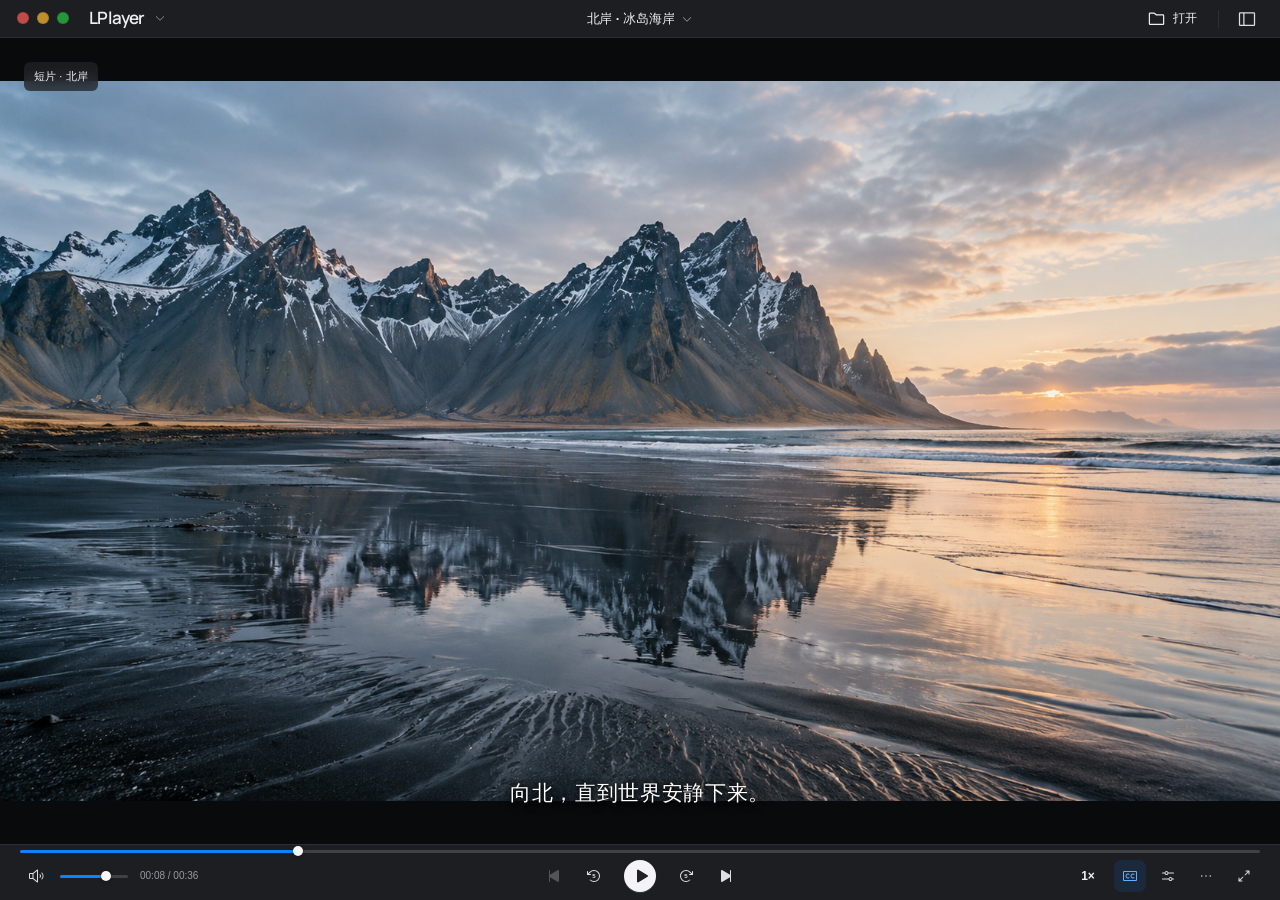
<file: prototypes/lplayer/index.html>
<!doctype html>
<html lang="zh-CN">
<head>
<meta charset="utf-8"><meta name="viewport" content="width=device-width,initial-scale=1">
<meta name="color-scheme" content="dark light"><meta name="theme-color" content="#17181b">
<title>LPlayer · 交互视觉稿</title>
<link rel="icon" href="assets/app-icon.png"><link rel="stylesheet" href="style.css"><link rel="stylesheet" href="dialogs.css"><link rel="stylesheet" href="fonts.css">
</head>
<body data-theme="dark">
<div class="app-shell" id="app">
  <header class="titlebar">
    <div class="window-left">
      <div class="traffic-lights">
        <button class="traffic close" id="close-media" disabled aria-label="关闭窗口，仅原生 App 可用" title="关闭窗口 · 网页视觉稿不模拟原生窗口操作"></button>
        <button class="traffic minimize" id="theater" disabled aria-label="最小化窗口，仅原生 App 可用" title="最小化窗口 · 网页视觉稿不模拟原生窗口操作"></button>
        <button class="traffic maximize" id="window-fullscreen" disabled aria-label="原生窗口全屏，仅原生 App 可用" title="原生窗口全屏 · 可使用播放栏全屏按钮体验浏览器全屏"></button>
      </div>
      <button class="app-name" id="app-menu-button" aria-haspopup="menu" aria-expanded="false">LPlayer<span class="icon tiny" data-icon="caret-down"></span></button>
    </div>
    <button class="document-title" id="file-info-button" aria-label="查看当前视频信息" aria-haspopup="menu"><span id="file-title">北岸 · 冰岛海岸</span><span class="icon tiny" data-icon="caret-down"></span></button>
    <div class="window-right">
      <span class="privacy-badge" id="privacy-badge" hidden><span class="icon small" data-icon="eye-slash"></span>无痕</span>
      <button class="toolbar-text" id="open-file" title="打开视频 · ⌘O"><span class="icon" data-icon="folder-simple"></span><span>打开</span></button>
      <span class="toolbar-separator"></span>
      <button class="icon-button toolbar-button" id="playlist-toggle" aria-label="打开播放列表" aria-pressed="false" title="播放列表 · T"><span class="icon" data-icon="sidebar-simple"></span></button>
    </div>
  </header>
  <main class="workspace">
    <section class="player-column" aria-label="视频播放器">
      <div class="stage" id="stage" tabindex="0" aria-label="视频画面，空格播放或暂停">
        <div class="media-frame" id="media-frame"><video id="video" preload="auto" playsinline poster="assets/coast-cinema.png" src="assets/coast-preview.mp4"></video></div>
        <div class="scene-top"><span class="scene-pill" id="scene-pill">短片 · 北岸</span><button id="reset-zoom" class="scene-pill zoom-pill" hidden>100% · 复原</button></div>
        <div id="subtitle" class="subtitle" aria-live="off"><span>向北，直到世界安静下来。</span></div>
        <button class="center-play" id="center-play" aria-label="开始播放"><span class="icon" data-icon="play-fill"></span></button>
        <div class="hud" id="hud" role="status" aria-live="polite"></div>
        <div class="empty-state" id="empty-state" hidden>
          <img class="empty-app-icon" src="assets/app-icon.png" alt="LPlayer">
          <h1>好好看一部视频。</h1><p>把视频拖到这里，或从文件中打开。</p>
          <button class="primary-button" id="empty-open"><span class="icon" data-icon="folder-simple"></span>打开视频…<kbd>⌘O</kbd></button>
          <button class="subtle-link" id="load-demo">体验演示影片<span class="icon small" data-icon="arrow-right"></span></button>
        </div>
        <div class="drop-target" id="drop-target" hidden><span class="icon" data-icon="plus"></span><strong>松开以打开视频</strong><span>文件只在当前浏览器中播放</span></div>
        <section class="quick-panel surface" id="quick-panel" hidden aria-label="快捷调节">
          <div class="panel-header"><h2>快捷调节</h2><button class="icon-button small-button" id="quick-close" aria-label="关闭快捷调节"><span class="icon small" data-icon="x"></span></button></div>
          <div class="quick-scroll">
            <div class="quick-group"><div class="group-label">播放</div>
              <div class="quick-row" data-qrow="speed" tabindex="0"><label for="quick-speed">播放速度</label><select id="quick-speed" aria-label="快捷调节播放速度"><option value="1">1× 正常</option></select></div>
              <div class="quick-row" data-qrow="volume" tabindex="0"><label for="quick-volume">音量</label><div class="quick-slider"><input id="quick-volume" type="range" min="0" max="100" value="70" aria-label="快捷调节音量"><output id="quick-volume-value">70%</output></div></div>
            </div>
            <div class="quick-group"><div class="group-label">画面</div>
              <div class="quick-row" data-qrow="zoom" tabindex="0"><label for="quick-zoom">缩放</label><div class="quick-slider"><input id="quick-zoom" type="range" min="100" max="500" step="25" value="100" aria-label="画面缩放" title="画面缩放 · 2 / 3 缩小 / 放大 · 兼容 - / = / + · 每次 25% · 1 / 0 / ⌘0 复原"><output id="quick-zoom-value">适应</output></div></div>
              <div class="quick-row quick-native-row" data-qrow="sensitivity" tabindex="0" aria-disabled="true" title="双指移动画面与拖动灵敏度仅在原生 App 中实现"><span>拖动灵敏度</span><span class="quick-native">仅原生</span></div>
            </div>
            <div class="quick-group"><div class="group-label">字幕与音轨</div>
              <div class="quick-row" data-qrow="subtitles" tabindex="0"><label for="quick-subtitles">显示字幕</label><input id="quick-subtitles" class="switch" type="checkbox" role="switch" checked></div>
              <div class="quick-row" data-qrow="delay" tabindex="0"><span>字幕时间</span><div class="stepper"><button id="delay-minus" aria-label="字幕提前0.1秒">−</button><output id="delay-value">0.0 s</output><button id="delay-plus" aria-label="字幕延后0.1秒">+</button></div></div>
              <div class="quick-row quick-native-row" data-qrow="audio" tabindex="0" aria-disabled="true" title="音轨选择使用原生播放内核；网页演示片为静音素材"><span>音轨</span><span class="quick-native">仅原生</span></div>
              <div class="quick-row" data-qrow="track" tabindex="0"><label for="quick-track">字幕轨道</label><select id="quick-track" aria-label="演示字幕轨道"><option value="zh">简体中文</option><option value="en">English</option></select></div>
            </div>
            <div class="quick-group"><div class="group-label">应用与文件</div>
              <div class="quick-row" data-qrow="hand" tabindex="0"><label for="quick-hand">单手布局</label><select id="quick-hand" aria-label="单手布局"><option value="left">左手</option><option value="right">右手</option></select></div>
              <div class="quick-row" data-qrow="private" tabindex="0" title="HTML 仅演示无痕标识，不保存观看历史"><label for="quick-private">无痕播放</label><input id="quick-private" class="switch" type="checkbox" role="switch"></div>
              <div class="quick-row" data-qrow="open" tabindex="0"><span>打开视频</span><button id="quick-open" class="quick-action">选择…</button></div>
              <div class="quick-row quick-native-row" data-qrow="folder" tabindex="0" aria-disabled="true" title="文件夹授权与持久访问仅在原生 App 中实现"><span>文件夹授权</span><span class="quick-native">仅原生</span></div>
              <div class="quick-row" data-qrow="playlist" tabindex="0"><span>播放列表</span><button id="quick-list" class="quick-action">打开</button></div>
              <div class="quick-row quick-native-row" data-qrow="language" tabindex="0" aria-disabled="true" title="HTML 视觉稿仅提供中文界面；原生 App 支持中英切换"><span>界面语言</span><span class="quick-native">中文 · 仅原生切换</span></div>
              <div class="quick-row" data-qrow="shortcuts" tabindex="0"><span>快捷键设置</span><button id="quick-shortcuts" class="quick-action" title="查看默认键位；自定义录制仅原生支持">查看…</button></div>
            </div>
          </div>
          <div class="quick-bottom"><span id="quick-keyhint"><kbd>W/S</kbd> 选择 <kbd>A/D</kbd> 调整</span><button id="quick-settings" class="subtle-link" data-qrow="settings">设置…<span class="icon small" data-icon="gear-six"></span></button></div>
        </section>
      </div>
      <footer class="transport" id="transport">
        <div class="timeline-wrap"><div class="timeline-track"><div class="seek-preview surface" id="seek-preview" hidden><img src="assets/coast-cinema.png" alt="进度预览"><span id="seek-preview-time">00:00</span></div><input id="seek" class="timeline" type="range" min="0" max="36" step="0.05" value="8" aria-label="播放进度"></div></div>
        <div class="control-row">
          <div class="controls-leading"><button class="icon-button" id="mute" aria-label="静音" title="静音"><span class="icon" data-icon="speaker-high"></span></button><input id="volume" class="volume-slider" type="range" min="0" max="100" value="70" aria-label="音量"><output id="current-time" class="playback-time"><span class="time-current">00:08</span><span class="time-total"> / 00:36</span></output></div>
          <div class="playback-controls">
            <button class="icon-button skip-button" id="previous" aria-label="上一个视频" title="上一个视频"><span class="icon small" data-icon="skip-back-fill"></span></button>
            <button class="icon-button seek-button" id="rewind" aria-label="后退5秒" title="后退5秒 · A"><span class="icon" data-icon="arrow-counter-clockwise"></span><span class="seek-number">5</span></button>
            <button class="play-button" id="play" aria-label="播放" title="播放 · Space"><span class="icon" data-icon="play-fill"></span></button>
            <button class="icon-button seek-button forward" id="forward" aria-label="前进5秒" title="前进5秒 · D"><span class="icon" data-icon="arrow-counter-clockwise"></span><span class="seek-number">5</span></button>
            <button class="icon-button skip-button" id="next" aria-label="下一个视频" title="下一个视频"><span class="icon small" data-icon="skip-forward-fill"></span></button>
          </div>
          <div class="controls-trailing">
            <button class="speed-button" id="speed-button" aria-label="播放速度，打开快捷面板首行" aria-controls="quick-panel" aria-expanded="false">1×</button>
            <button class="icon-button caption-button active" id="captions-button" aria-label="隐藏字幕" aria-pressed="true" title="显示 / 隐藏字幕 · G"><span class="icon" data-icon="closed-captioning"></span></button>
            <button class="icon-button" id="quick-toggle" aria-label="打开快捷调节" aria-expanded="false" title="快捷调节 · C"><span class="icon" data-icon="sliders-horizontal"></span></button>
            <button class="icon-button" id="more-button" aria-label="更多操作" aria-haspopup="menu"><span class="icon" data-icon="dots-three"></span></button>
            <button class="icon-button" id="fullscreen" aria-label="进入全屏" title="全屏 · F"><span class="icon" data-icon="arrows-out-simple"></span></button>
          </div>
        </div>
      </footer>
    </section>
    <aside class="playlist" id="playlist" aria-label="播放列表" hidden>
      <div class="playlist-header"><div><h2>播放列表</h2><p><span id="queue-count">5</span> 个片段<span class="meta-dot">·</span><span id="queue-current">正在播放 1</span></p></div><div class="view-switch" role="group" aria-label="列表显示方式"><button id="compact-view" class="selected" aria-label="紧凑列表" aria-pressed="true"><span class="icon small" data-icon="list-bullets"></span></button><button id="gallery-view" aria-label="大图浏览" aria-pressed="false"><span class="icon small" data-icon="grid-four"></span></button></div></div>
      <div class="folder-label"><span class="icon small" data-icon="folder-simple"></span><span id="folder-label">北岸 · 演示影片</span><button class="icon-button small-button" id="add-files" aria-label="添加视频"><span class="icon small" data-icon="plus"></span></button></div>
      <div class="queue-list" id="queue-list" role="listbox" aria-label="视频列表" tabindex="0"></div>
      <div class="selection-preview" id="selection-preview" hidden><span class="eyebrow">已选择</span><div><strong id="selection-name"></strong><button class="mini-play" id="play-selected" aria-label="播放选中视频"><span class="icon small" data-icon="play-fill"></span>播放</button></div></div>
      <div class="playlist-footer"><span id="playlist-keyhint"><kbd>W/S</kbd> / ↑↓ 选择 · <kbd>↵</kbd> 播放</span><span id="playlist-close-hint"><kbd>T</kbd> / <kbd>Esc</kbd> 收起</span><button class="subtle-link" id="help-button" title="快捷键 · V"><span class="icon small" data-icon="keyboard"></span>快捷键</button></div>
    </aside>
  </main>
  <div class="menu surface" id="speed-menu" role="menu" aria-label="倍速选择" hidden><div class="menu-heading">播放速度</div><div id="speed-options"></div><div class="menu-hint">Q/E 调节 · R 恢复</div></div>
  <div class="menu surface" id="captions-menu" role="menu" aria-label="字幕与音轨选择" hidden><div class="menu-heading">字幕</div><button data-subtitle="zh" role="menuitemradio">简体中文<span class="menu-check icon small" data-icon="check"></span></button><button data-subtitle="en" role="menuitemradio">English<span class="menu-check icon small" data-icon="check"></span></button><button data-subtitle="off" role="menuitemradio">关闭字幕<span class="menu-check icon small" data-icon="check"></span></button><div class="menu-divider"></div><div class="menu-heading">音轨</div><span class="menu-static">内置演示影片无音轨</span></div>
  <div class="menu surface" id="more-menu" role="menu" aria-label="更多操作" hidden><button id="settings-menu" role="menuitem"><span class="icon small" data-icon="gear-six"></span>设置…<kbd>⌘,</kbd></button><button id="shortcut-menu" role="menuitem"><span class="icon small" data-icon="keyboard"></span>快捷键<kbd data-help-shortcut>V</kbd></button><button id="speed-control-menu" role="menuitem" hidden><span class="icon small" data-icon="sliders-horizontal"></span>播放速度…</button><button id="quick-menu" role="menuitem" hidden><span class="icon small" data-icon="sliders-horizontal"></span>快捷调节…<kbd data-panel-shortcut>C</kbd></button><button id="fullscreen-menu" role="menuitem" hidden><span class="icon small" data-icon="arrows-out-simple"></span>切换全屏</button><button id="tracks-menu" role="menuitem"><span class="icon small" data-icon="closed-captioning"></span>字幕与音轨…</button><div class="menu-divider"></div><button id="private-menu" role="menuitemcheckbox" aria-checked="false"><span class="icon small" data-icon="eye-slash"></span>无痕播放<span class="menu-check icon small" data-icon="check"></span></button><button id="empty-menu" role="menuitem"><span class="icon small" data-icon="x"></span>关闭视频</button></div>
  <div class="menu surface" id="app-menu" role="menu" aria-label="LPlayer 菜单" hidden><div class="app-menu-brand"><img src="assets/app-icon.png" alt=""><div><strong>LPlayer</strong><span>macOS 界面视觉稿</span></div></div><div class="menu-divider"></div><button id="app-settings" role="menuitem">设置…<kbd>⌘,</kbd></button><button id="app-demo" role="menuitem">打开演示影片</button><button id="app-help" role="menuitem">快捷键帮助<kbd data-help-shortcut>V</kbd></button></div>
  <div class="menu surface file-info" id="file-info" hidden><div class="menu-heading">当前影片</div><strong id="info-name">北岸 · 冰岛海岸.mp4</strong><span id="info-details">1280 × 720 · 25 fps · 00:36</span><div class="menu-divider"></div><span class="menu-static">演示画面由 AI 静帧制成，可打开本地视频体验。</span></div>
  <input type="file" id="file-input" accept="video/*,.mkv,.mov,.mp4,.webm,.m4v" multiple hidden>
  <div class="toast" id="toast" role="status" aria-live="polite"></div>
</div>
<script src="dialogs.js"></script><script src="app.js"></script>
</body></html>
</file>
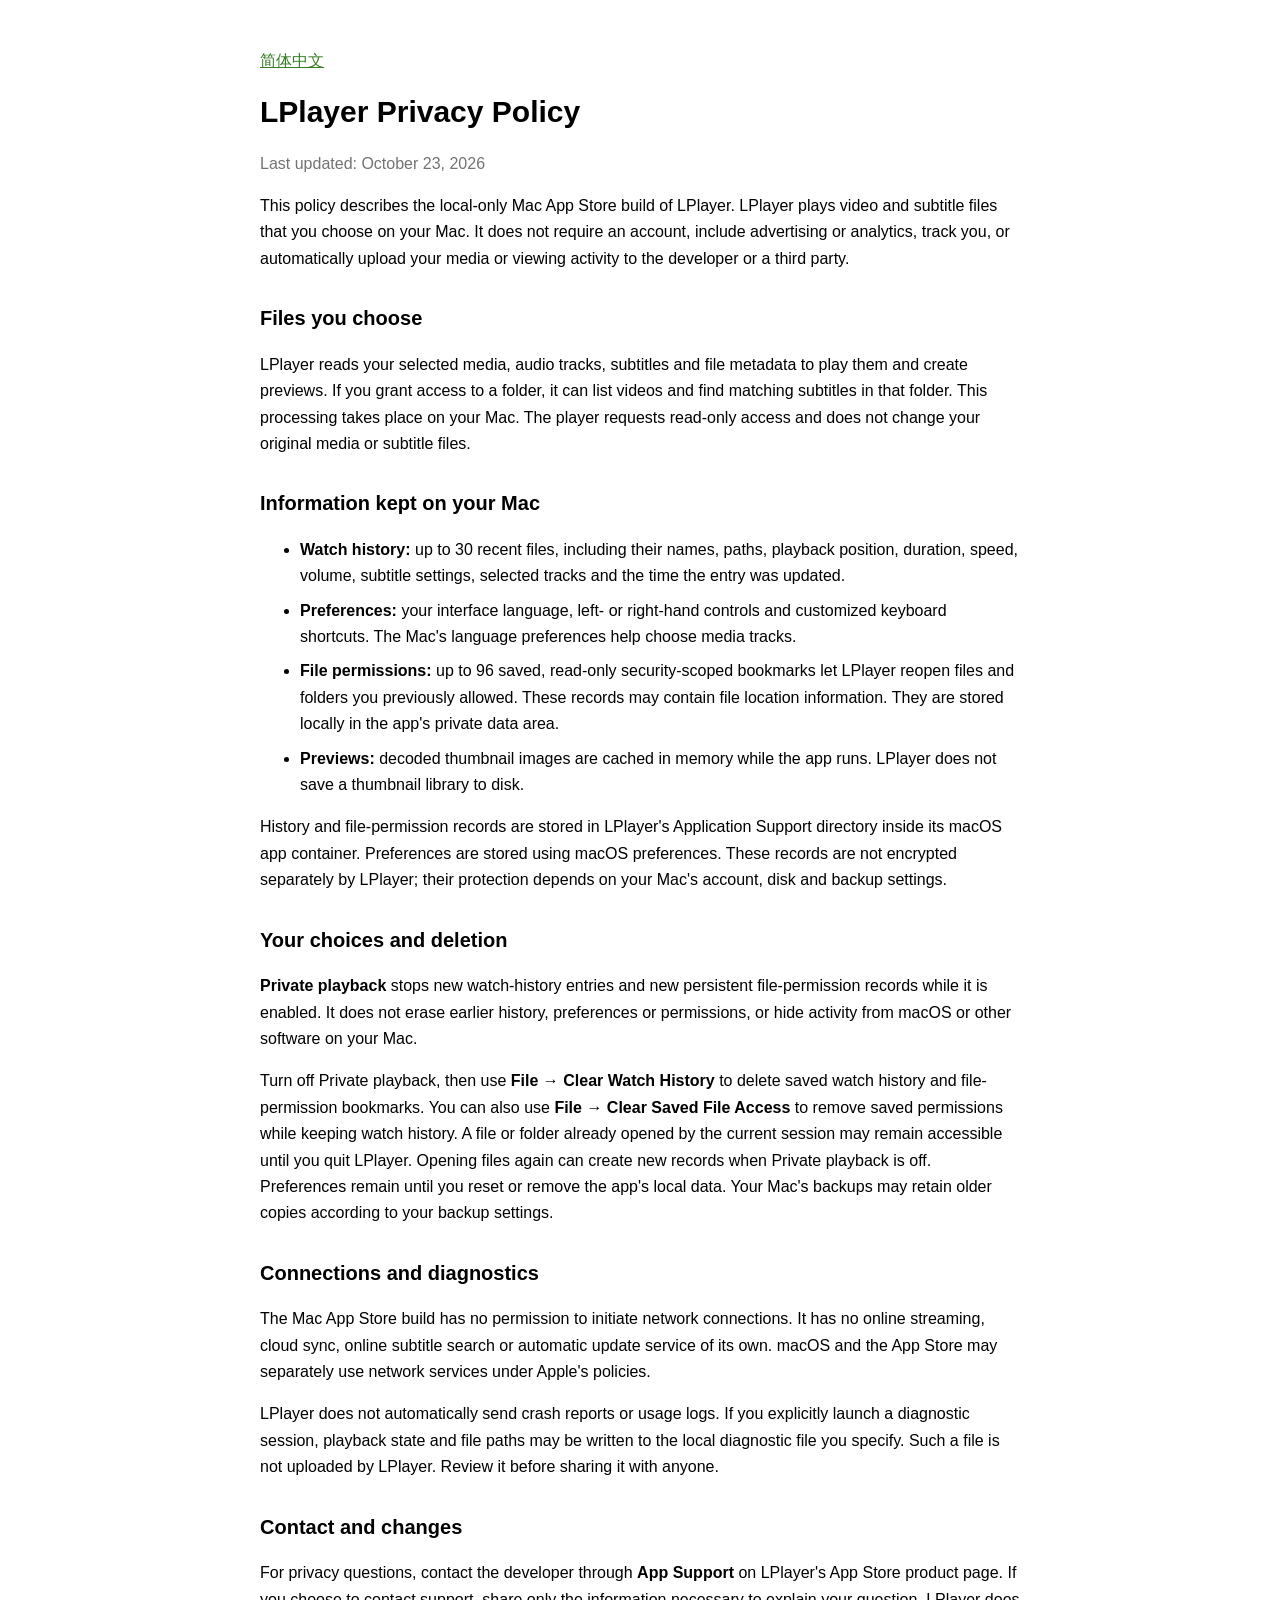
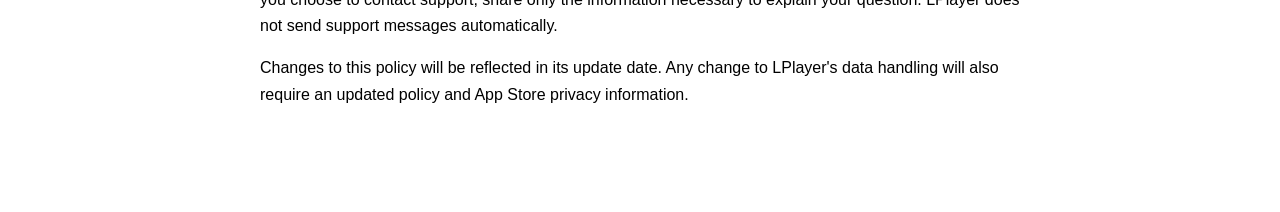
<file: Resources/PrivacyPolicy.en.html>
<!doctype html>
<html lang="en">
<head>
  <meta charset="utf-8">
  <meta name="viewport" content="width=device-width, initial-scale=1">
  <meta name="color-scheme" content="light dark">
  <title>LPlayer Privacy Policy</title>
  <style>
    :root { font-family: -apple-system, BlinkMacSystemFont, "Helvetica Neue", sans-serif; color-scheme: light dark; }
    body { max-width: 760px; margin: 48px auto; padding: 0 24px 40px; line-height: 1.65; }
    h1 { font-size: 30px; line-height: 1.2; } h2 { margin-top: 30px; font-size: 20px; }
    .date { color: #737373; } a { color: #397e29; } li { margin: 8px 0; }
    @media (prefers-color-scheme: dark) { a { color: #b0e874; } .date { color: #aaa; } }
  </style>
</head>
<body>
  <main>
    <nav aria-label="Language"><a href="PrivacyPolicy.zh-Hans.html" lang="zh-Hans">简体中文</a></nav>
    <h1>LPlayer Privacy Policy</h1>
    <p class="date">Last updated: October 23, 2026</p>
    <p>This policy describes the local-only Mac App Store build of LPlayer. LPlayer plays video and subtitle files that you choose on your Mac. It does not require an account, include advertising or analytics, track you, or automatically upload your media or viewing activity to the developer or a third party.</p>
    <h2>Files you choose</h2>
    <p>LPlayer reads your selected media, audio tracks, subtitles and file metadata to play them and create previews. If you grant access to a folder, it can list videos and find matching subtitles in that folder. This processing takes place on your Mac. The player requests read-only access and does not change your original media or subtitle files.</p>
    <h2>Information kept on your Mac</h2>
    <ul>
      <li><strong>Watch history:</strong> up to 30 recent files, including their names, paths, playback position, duration, speed, volume, subtitle settings, selected tracks and the time the entry was updated.</li>
      <li><strong>Preferences:</strong> your interface language, left- or right-hand controls and customized keyboard shortcuts. The Mac's language preferences help choose media tracks.</li>
      <li><strong>File permissions:</strong> up to 96 saved, read-only security-scoped bookmarks let LPlayer reopen files and folders you previously allowed. These records may contain file location information. They are stored locally in the app's private data area.</li>
      <li><strong>Previews:</strong> decoded thumbnail images are cached in memory while the app runs. LPlayer does not save a thumbnail library to disk.</li>
    </ul>
    <p>History and file-permission records are stored in LPlayer's Application Support directory inside its macOS app container. Preferences are stored using macOS preferences. These records are not encrypted separately by LPlayer; their protection depends on your Mac's account, disk and backup settings.</p>
    <h2>Your choices and deletion</h2>
    <p><strong>Private playback</strong> stops new watch-history entries and new persistent file-permission records while it is enabled. It does not erase earlier history, preferences or permissions, or hide activity from macOS or other software on your Mac.</p>
    <p>Turn off Private playback, then use <strong>File → Clear Watch History</strong> to delete saved watch history and file-permission bookmarks. You can also use <strong>File → Clear Saved File Access</strong> to remove saved permissions while keeping watch history. A file or folder already opened by the current session may remain accessible until you quit LPlayer. Opening files again can create new records when Private playback is off. Preferences remain until you reset or remove the app's local data. Your Mac's backups may retain older copies according to your backup settings.</p>
    <h2>Connections and diagnostics</h2>
    <p>The Mac App Store build has no permission to initiate network connections. It has no online streaming, cloud sync, online subtitle search or automatic update service of its own. macOS and the App Store may separately use network services under Apple's policies.</p>
    <p>LPlayer does not automatically send crash reports or usage logs. If you explicitly launch a diagnostic session, playback state and file paths may be written to the local diagnostic file you specify. Such a file is not uploaded by LPlayer. Review it before sharing it with anyone.</p>
    <h2>Contact and changes</h2>
    <p>For privacy questions, contact the developer through <strong>App Support</strong> on LPlayer's App Store product page. If you choose to contact support, share only the information necessary to explain your question. LPlayer does not send support messages automatically.</p>
    <p>Changes to this policy will be reflected in its update date. Any change to LPlayer's data handling will also require an updated policy and App Store privacy information.</p>
  </main>
</body>
</html>
</file>
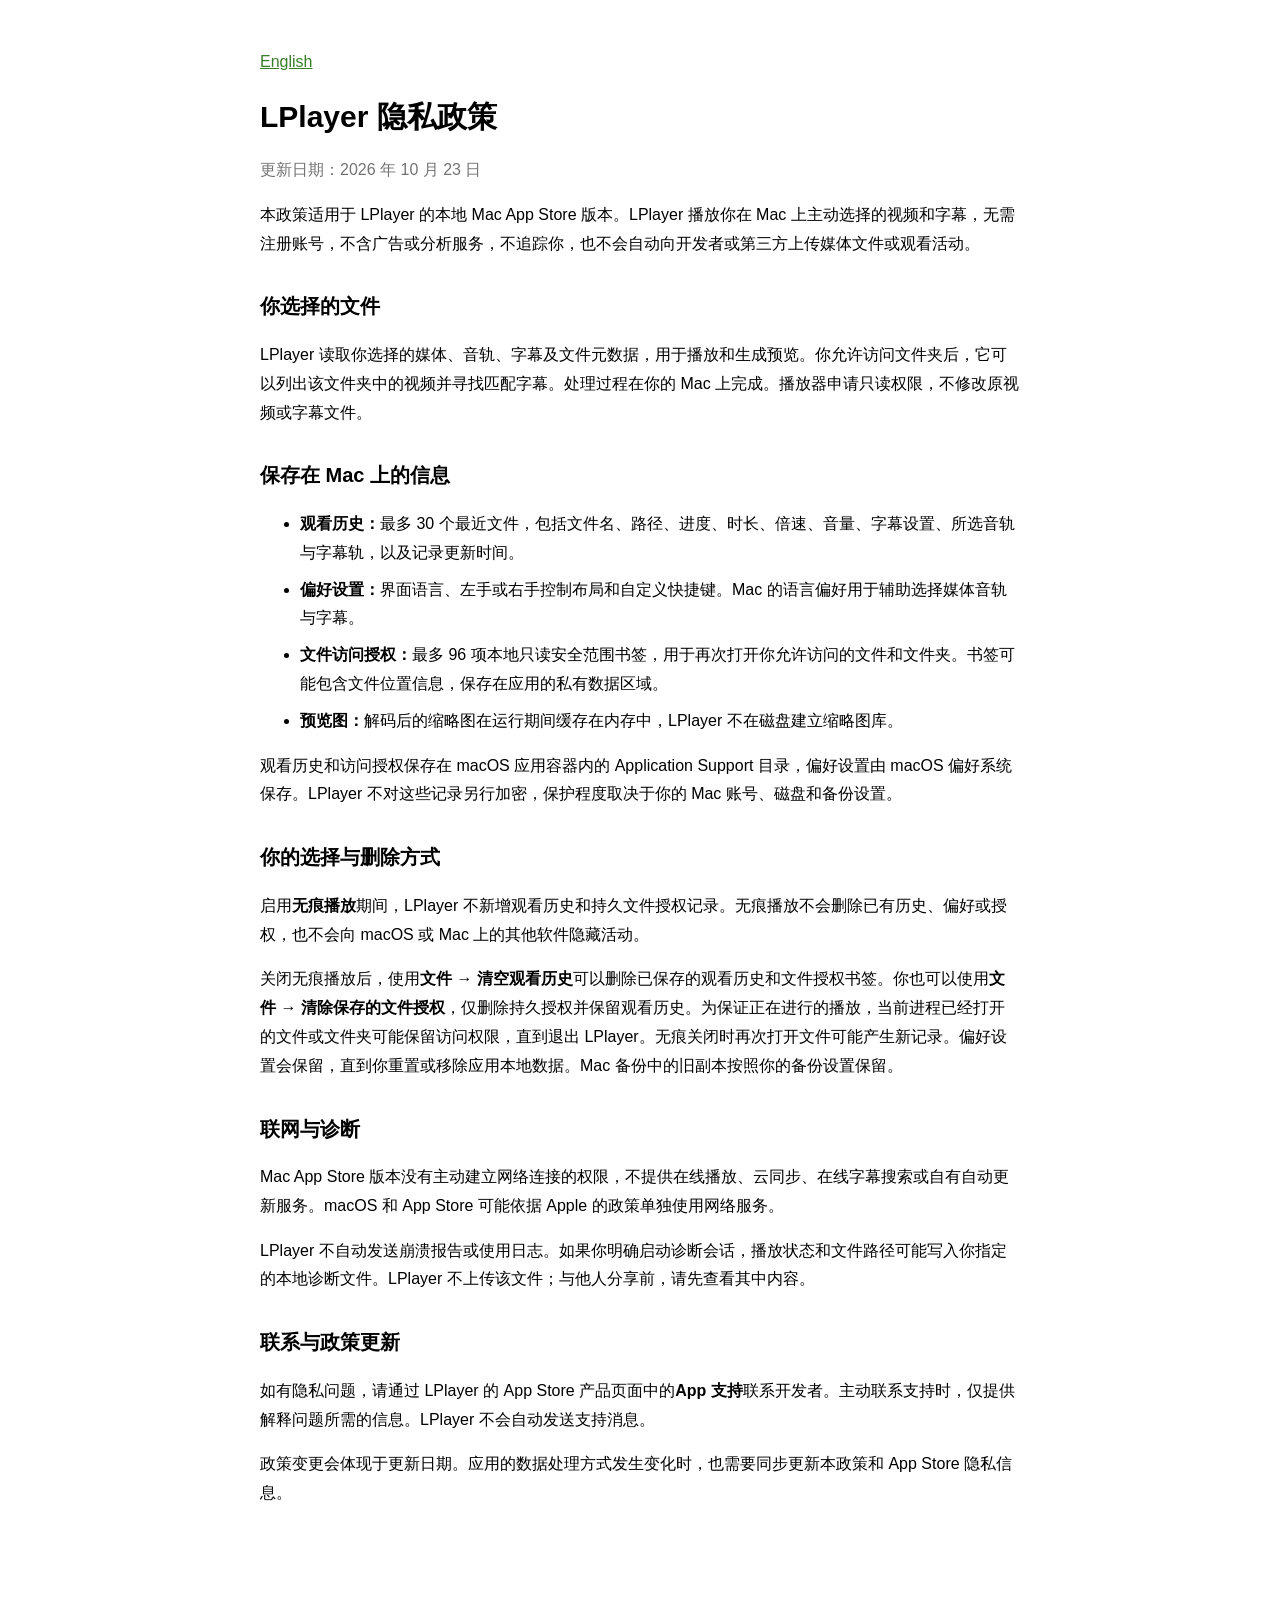
<file: Resources/PrivacyPolicy.zh-Hans.html>
<!doctype html>
<html lang="zh-Hans">
<head>
  <meta charset="utf-8">
  <meta name="viewport" content="width=device-width, initial-scale=1">
  <meta name="color-scheme" content="light dark">
  <title>LPlayer 隐私政策</title>
  <style>
    :root { font-family: -apple-system, BlinkMacSystemFont, "PingFang SC", sans-serif; color-scheme: light dark; }
    body { max-width: 760px; margin: 48px auto; padding: 0 24px 40px; line-height: 1.8; }
    h1 { font-size: 30px; line-height: 1.3; } h2 { margin-top: 30px; font-size: 20px; }
    .date { color: #737373; } a { color: #397e29; } li { margin: 8px 0; }
    @media (prefers-color-scheme: dark) { a { color: #b0e874; } .date { color: #aaa; } }
  </style>
</head>
<body>
  <main>
    <nav aria-label="语言"><a href="PrivacyPolicy.en.html" lang="en">English</a></nav>
    <h1>LPlayer 隐私政策</h1>
    <p class="date">更新日期：2026 年 10 月 23 日</p>
    <p>本政策适用于 LPlayer 的本地 Mac App Store 版本。LPlayer 播放你在 Mac 上主动选择的视频和字幕，无需注册账号，不含广告或分析服务，不追踪你，也不会自动向开发者或第三方上传媒体文件或观看活动。</p>
    <h2>你选择的文件</h2>
    <p>LPlayer 读取你选择的媒体、音轨、字幕及文件元数据，用于播放和生成预览。你允许访问文件夹后，它可以列出该文件夹中的视频并寻找匹配字幕。处理过程在你的 Mac 上完成。播放器申请只读权限，不修改原视频或字幕文件。</p>
    <h2>保存在 Mac 上的信息</h2>
    <ul>
      <li><strong>观看历史：</strong>最多 30 个最近文件，包括文件名、路径、进度、时长、倍速、音量、字幕设置、所选音轨与字幕轨，以及记录更新时间。</li>
      <li><strong>偏好设置：</strong>界面语言、左手或右手控制布局和自定义快捷键。Mac 的语言偏好用于辅助选择媒体音轨与字幕。</li>
      <li><strong>文件访问授权：</strong>最多 96 项本地只读安全范围书签，用于再次打开你允许访问的文件和文件夹。书签可能包含文件位置信息，保存在应用的私有数据区域。</li>
      <li><strong>预览图：</strong>解码后的缩略图在运行期间缓存在内存中，LPlayer 不在磁盘建立缩略图库。</li>
    </ul>
    <p>观看历史和访问授权保存在 macOS 应用容器内的 Application Support 目录，偏好设置由 macOS 偏好系统保存。LPlayer 不对这些记录另行加密，保护程度取决于你的 Mac 账号、磁盘和备份设置。</p>
    <h2>你的选择与删除方式</h2>
    <p>启用<strong>无痕播放</strong>期间，LPlayer 不新增观看历史和持久文件授权记录。无痕播放不会删除已有历史、偏好或授权，也不会向 macOS 或 Mac 上的其他软件隐藏活动。</p>
    <p>关闭无痕播放后，使用<strong>文件 → 清空观看历史</strong>可以删除已保存的观看历史和文件授权书签。你也可以使用<strong>文件 → 清除保存的文件授权</strong>，仅删除持久授权并保留观看历史。为保证正在进行的播放，当前进程已经打开的文件或文件夹可能保留访问权限，直到退出 LPlayer。无痕关闭时再次打开文件可能产生新记录。偏好设置会保留，直到你重置或移除应用本地数据。Mac 备份中的旧副本按照你的备份设置保留。</p>
    <h2>联网与诊断</h2>
    <p>Mac App Store 版本没有主动建立网络连接的权限，不提供在线播放、云同步、在线字幕搜索或自有自动更新服务。macOS 和 App Store 可能依据 Apple 的政策单独使用网络服务。</p>
    <p>LPlayer 不自动发送崩溃报告或使用日志。如果你明确启动诊断会话，播放状态和文件路径可能写入你指定的本地诊断文件。LPlayer 不上传该文件；与他人分享前，请先查看其中内容。</p>
    <h2>联系与政策更新</h2>
    <p>如有隐私问题，请通过 LPlayer 的 App Store 产品页面中的<strong>App 支持</strong>联系开发者。主动联系支持时，仅提供解释问题所需的信息。LPlayer 不会自动发送支持消息。</p>
    <p>政策变更会体现于更新日期。应用的数据处理方式发生变化时，也需要同步更新本政策和 App Store 隐私信息。</p>
  </main>
</body>
</html>
</file>
<file: prototypes/lplayer/style.css>
:root{font-family:-apple-system,BlinkMacSystemFont,"SF Pro Text","Helvetica Neue","PingFang SC",sans-serif;color-scheme:dark;--bg:#141517;--titlebar-height:38px;--transport-height:56px;--chrome:#1d1e21;--playback-overlay:rgba(34,35,39,.72);--transport-overlay:rgba(34,35,39,.48);--surface:var(--playback-overlay);--surface-secondary:#d2d3db;--sidebar:#202124;--text:#f0f0f2;--secondary:#999aA3;--line:rgba(255,255,255,.075);--hover:rgba(255,255,255,.075);--blue:#0a84ff;--focus:#58a5ff;--shadow:0 16px 60px #0007}
*{box-sizing:border-box}html,body{margin:0;width:100%;height:100%;overflow:hidden}body{background:var(--bg);color:var(--text);font-size:13px;-webkit-font-smoothing:antialiased}button,input,select{font:inherit}button{border:0;cursor:pointer;color:inherit;background:none;-webkit-tap-highlight-color:transparent}button:disabled{opacity:.28;cursor:default}button:focus-visible,input:focus-visible,select:focus-visible,[tabindex]:focus-visible{outline:3px solid var(--focus);outline-offset:3px}button,input,select{touch-action:manipulation}button:focus:not(:focus-visible){outline:none}[hidden]{display:none!important}h1,h2,p{margin:0}kbd{font-family:inherit;font-size:11px;font-weight:400;color:var(--secondary);white-space:nowrap}.icon{display:inline-block;width:20px;height:20px;background:currentColor;mask:var(--icon) center/contain no-repeat;-webkit-mask:var(--icon) center/contain no-repeat;flex-shrink:0;pointer-events:none}.icon.small{width:17px;height:17px}.icon.tiny{width:12px;height:12px}.app-shell{height:100dvh;display:flex;flex-direction:column;overflow:hidden;background:var(--bg)}.titlebar{height:var(--titlebar-height);flex-shrink:0;display:grid;grid-template-columns:1fr minmax(0,1.6fr) 1fr;align-items:center;position:relative;z-index:15;background:var(--chrome);border-bottom:1px solid var(--line);padding:0 17px;user-select:none}.window-left,.window-right{display:flex;align-items:center;gap:17px;min-width:0}.window-right{justify-content:flex-end;gap:12px}.traffic-lights{display:flex;align-items:center;gap:8px}.traffic{width:12px;height:12px;border-radius:50%;padding:0;box-shadow:inset 0 0 0 1px #0002;transition:filter .15s}.traffic:hover{filter:brightness(1.15)}.traffic.close{background:#ff5f57}.traffic.minimize{background:#febc2e}.traffic.maximize{background:#28c840}.app-name{font-size:13px;font-weight:650;display:flex;align-items:center;gap:7px;padding:6px 4px;letter-spacing:-.2px}.app-name .icon{opacity:.5}.document-title{justify-self:center;min-width:0;max-width:100%;display:flex;align-items:center;gap:7px;padding:8px 12px;border-radius:7px;font-size:13px;font-weight:550;letter-spacing:-.1px}.document-title:hover{background:var(--hover)}.document-title #file-title{overflow:hidden;text-overflow:ellipsis;white-space:nowrap}.document-title .icon{color:var(--secondary)}.toolbar-text{display:flex;align-items:center;gap:7px;padding:7px 8px;border-radius:6px;font-size:12px}.toolbar-text:hover{background:var(--hover)}.toolbar-text .icon{width:19px;height:19px}.toolbar-separator{height:18px;width:1px;background:var(--line);margin:0 0 0 1px}.icon-button{width:32px;height:32px;border-radius:7px;display:inline-flex;align-items:center;justify-content:center;flex-shrink:0;color:#dedee3;position:relative;transition:background .16s,color .16s}.icon-button:hover{background:var(--hover);color:#fff}.icon-button.active{color:#64aeff;background:rgba(10,132,255,.12)}.toolbar-button{width:32px;height:28px}.small-button{width:26px;height:26px}.privacy-badge{display:flex;align-items:center;gap:5px;color:var(--secondary);font-size:11px}.workspace{flex:1;display:flex;min-height:0}.player-column{display:flex;flex-direction:column;min-width:0;flex:1;background:#090a0c}.stage{flex:1;min-height:0;position:relative;overflow:hidden;display:flex;align-items:center;justify-content:center;background:#090a0b;isolation:isolate;outline:none!important}.media-frame{position:absolute;inset:0;overflow:hidden;transition:transform .25s ease}.media-frame video{height:100%;width:100%;display:block;object-fit:contain;background:#090a0b;transition:transform .28s ease}.stage .scene-top{position:absolute;left:24px;right:24px;top:24px;display:flex;justify-content:space-between;align-items:center;pointer-events:none;transition:opacity .3s}.scene-pill{display:flex;align-items:center;padding:7px 10px;border-radius:6px;color:#f5f5f7;background:var(--playback-overlay);font-size:11px;backdrop-filter:blur(8px);-webkit-backdrop-filter:blur(8px);font-weight:450;letter-spacing:.1px}.zoom-pill{pointer-events:auto;color:#f5f5f7}.stage.playing:not(:hover) .scene-top{opacity:0}.subtitle{position:absolute;bottom:35px;width:calc(100% - 64px);left:32px;text-align:center;pointer-events:none;transition:width .2s,left .2s;font-size:clamp(16px,1.65vw,23px);font-weight:500;line-height:1.45;letter-spacing:.03em;color:#fff;text-shadow:0 1px 4px #000,0 1px 12px #000b}.subtitle span{display:inline;padding:2px 5px;background:#0001;box-decoration-break:clone}.stage.quick-open .subtitle{width:calc(100% - 410px);left:24px;font-size:18px}.center-play{width:64px;height:64px;display:flex;align-items:center;justify-content:center;border-radius:50%;color:white;background:var(--playback-overlay);backdrop-filter:blur(8px);-webkit-backdrop-filter:blur(8px);border:1px solid #ffffff24;box-shadow:0 3px 20px #0002;z-index:2;transition:opacity .2s,transform .2s;opacity:0;transform:scale(.92)}.stage:hover .center-play,.stage:focus-visible .center-play{opacity:1;transform:scale(1)}.stage.playing .center-play{pointer-events:none;opacity:0}.center-play .icon{width:26px;height:26px;margin-left:3px}.hud{position:absolute;top:25px;left:50%;transform:translate(-50%,-6px);background:var(--playback-overlay);border:1px solid #ffffff10;border-radius:10px;box-shadow:0 6px 24px #0003;padding:10px 18px;font-size:13px;opacity:0;pointer-events:none;transition:.15s;z-index:11;white-space:nowrap;color:#f5f5f7;backdrop-filter:blur(8px);-webkit-backdrop-filter:blur(8px)}.hud.visible{opacity:1;transform:translate(-50%,0)}.transport{height:var(--transport-height);flex-shrink:0;background:var(--chrome);border-top:1px solid var(--line);padding:2px 24px 3px;position:relative;z-index:12;transition:opacity .2s}.timeline-wrap{position:relative;height:28px}.timeline{display:block;width:100%;margin:0;height:14px;cursor:pointer}.time-labels{display:flex;justify-content:space-between;padding-top:2px;height:14px;line-height:12px;font-size:10px;font-variant-numeric:tabular-nums;letter-spacing:.3px;color:var(--secondary)}input[type=range]{--fill:0%;-webkit-appearance:none;appearance:none;background:transparent;accent-color:var(--blue);padding:0;border:0;cursor:pointer}input[type=range]::-webkit-slider-runnable-track{height:3px;border-radius:8px;background:linear-gradient(to right,var(--blue) 0 var(--fill),#ffffff28 var(--fill) 100%)}input[type=range]::-moz-range-track{height:3px;border-radius:8px;background:#ffffff28}input[type=range]::-moz-range-progress{background:var(--blue);height:3px;border-radius:8px}input[type=range]::-webkit-slider-thumb{-webkit-appearance:none;appearance:none;width:10px;height:10px;border-radius:50%;background:#f7f7f9;margin-top:-3.5px;box-shadow:0 1px 4px #0005}input[type=range]::-moz-range-thumb{width:10px;height:10px;border:0;border-radius:50%;background:#f7f7f9}.timeline::-webkit-slider-thumb{width:8px;height:8px;margin-top:-2.5px;transition:transform .15s}.timeline:hover::-webkit-slider-thumb{transform:scale(1.4)}.control-row{display:grid;grid-template-columns:minmax(160px,1fr) auto minmax(160px,1fr);align-items:center;height:34px;gap:16px}.transport .icon-button{height:30px}.controls-leading,.controls-trailing,.playback-controls{display:flex;align-items:center;gap:8px}.controls-leading{gap:5px}.controls-trailing{justify-content:flex-end;gap:6px}.playback-controls{gap:15px;justify-content:center}.play-button{height:34px;width:34px;border-radius:50%;background:#f4f4f6;color:#202125;display:flex;align-items:center;justify-content:center;box-shadow:0 1px 1px #fff2;transition:transform .15s,background .15s}.play-button:hover{transform:scale(1.07);background:white}.play-button:active{transform:scale(.96)}.play-button .icon{width:18px;height:18px;margin-left:1px}.play-button.is-playing .icon{margin-left:0}.seek-button .icon{width:25px;height:25px}.seek-number{position:absolute;left:0;right:0;text-align:center;top:9px;font-size:8px;font-weight:650;pointer-events:none}.forward .icon{transform:scaleX(-1)}.speed-button{font-size:12px;font-weight:550;min-width:36px;height:30px;border-radius:7px;font-variant-numeric:tabular-nums}.speed-button:hover,.speed-button.active{background:var(--hover)}.volume-slider{width:63px;height:20px;margin:0 0 0 3px}.quiet{color:var(--secondary)}.metadata{font-size:10px;margin-left:17px;white-space:nowrap;letter-spacing:.2px}.meta-dot{padding:0 6px;color:var(--secondary)}.seek-preview{position:absolute;bottom:calc(100% + 8px);width:156px;padding:5px;border-radius:9px;z-index:20;transform:translateX(-50%);pointer-events:none}.seek-preview img{width:100%;aspect-ratio:16/9;object-fit:cover;border-radius:5px;display:block}.seek-preview span{display:block;font-size:10px;color:var(--text);text-align:center;padding-top:4px;font-variant-numeric:tabular-nums}.surface{--secondary:var(--surface-secondary);background:var(--surface);border:1px solid rgba(255,255,255,.12);box-shadow:var(--shadow),0 0 1px #000;backdrop-filter:blur(8px);-webkit-backdrop-filter:blur(8px)}.playlist{width:306px;flex-shrink:0;display:flex;flex-direction:column;border-left:1px solid var(--line);background:var(--sidebar);position:relative;min-height:0;z-index:8}.playlist-header{display:flex;align-items:center;justify-content:space-between;padding:25px 20px 19px}.playlist h2{font-size:15px;font-weight:650;letter-spacing:-.3px}.playlist-header p{font-size:10px;color:var(--secondary);padding-top:7px}.view-switch{display:flex;border-radius:6px;background:#0003;padding:2px;gap:2px}.view-switch button{display:flex;width:27px;height:25px;align-items:center;justify-content:center;border-radius:4px;color:var(--secondary)}.view-switch button.selected{background:#ffffff18;color:var(--text);box-shadow:0 1px 4px #0003}.folder-label{display:flex;align-items:center;gap:7px;height:36px;min-height:36px;margin:0 16px 9px;color:var(--secondary);font-size:10px;border-top:1px solid var(--line);padding-top:8px}.folder-label .small-button{margin-left:auto}.folder-label>.icon{width:14px;height:14px}.queue-list{overflow:auto;flex:1;padding:0 9px 12px;scrollbar-width:thin;scrollbar-color:#ffffff20 transparent;outline:none}.queue-item{position:relative;display:flex;align-items:center;gap:12px;width:100%;border-radius:7px;padding:10px 9px;margin-bottom:3px;min-height:83px;user-select:none;cursor:pointer;border:1px solid transparent;outline:none}.queue-item:hover{background:var(--hover)}.queue-item.selected{background:#ffffff0b;border-color:#ffffff14}.queue-item.current{background:#0a84ff14}.queue-item.current:before{content:"";position:absolute;left:0;top:18px;bottom:18px;width:2px;background:var(--blue);border-radius:4px}.queue-item.selected:focus-visible,.queue-item.focused{border-color:var(--blue);box-shadow:0 0 0 1px var(--blue)}.queue-thumb{width:88px;height:54px;object-fit:cover;border-radius:5px;display:block;flex-shrink:0;background:#121315}.queue-text{min-width:0;flex:1}.queue-name{font-size:12px;font-weight:500;white-space:nowrap;overflow:hidden;text-overflow:ellipsis;line-height:1.6;letter-spacing:-.15px}.queue-sub{display:flex;align-items:center;gap:5px;color:var(--secondary);font-size:10px;font-variant-numeric:tabular-nums;margin-top:5px;letter-spacing:.1px}.queue-sub .icon{width:11px;height:11px;color:#66afff}.queue-duration{margin-left:auto}.queue-play{position:absolute;right:10px;top:10px;width:25px;height:25px;border-radius:50%;background:#0a84ff;color:#fff;display:flex;align-items:center;justify-content:center;opacity:0;transition:opacity .1s}.queue-item:hover .queue-play,.queue-item.selected:not(.current) .queue-play{opacity:1}.queue-play .icon{width:11px;height:11px}.playlist.gallery{width:320px}.gallery .queue-item{display:block;padding:10px 9px;min-height:0}.gallery .queue-thumb{width:100%;height:auto;aspect-ratio:16/9}.gallery .queue-text{margin:8px 2px 0}.gallery .queue-item.current:before{top:auto;height:2px;bottom:0;left:10px;right:10px;width:auto}.gallery .queue-play{right:20px;top:20px}.selection-preview{margin:4px 16px 0;padding:13px 0 14px;border-top:1px solid var(--line)}.selection-preview .eyebrow{font-size:10px;color:var(--secondary);display:block;padding-bottom:8px}.selection-preview>div{display:flex;gap:6px;align-items:center}.selection-preview strong{font-size:11px;font-weight:450;overflow:hidden;white-space:nowrap;text-overflow:ellipsis;flex:1}.mini-play{display:flex;align-items:center;gap:4px;background:var(--blue);color:#fff;border-radius:6px;padding:6px 8px;font-size:11px}.mini-play .icon{width:11px;height:11px}.playlist-footer{border-top:1px solid var(--line);padding:16px;display:flex;align-items:center;justify-content:space-between;gap:8px;color:var(--secondary);font-size:10px;min-height:59px}.playlist-footer kbd{font-size:10px;margin-right:2px;color:var(--text)}.subtle-link{display:inline-flex;gap:6px;align-items:center;font-size:11px;color:var(--secondary);padding:2px;border-radius:4px}.subtle-link:hover{color:var(--text)}.playlist-footer .subtle-link{font-size:10px}.quick-panel{position:absolute;right:18px;bottom:18px;width:318px;border-radius:13px;overflow:hidden;color:#f1f1f4;z-index:10;padding:17px 17px 0;background:var(--surface);animation:panel-in .15s ease}.panel-header{display:flex;justify-content:space-between;align-items:center;padding:0 0 9px}.panel-header h2{font-size:14px;font-weight:600}.panel-header .icon-button{color:var(--secondary)}.group-label{font-size:10px;color:var(--secondary);font-weight:500;margin:9px 0 5px}.quick-group+.quick-group{border-top:1px solid #ffffff12;margin-top:10px;padding-top:1px}.quick-row{display:flex;align-items:center;justify-content:space-between;gap:15px;min-height:35px;border-radius:5px;font-size:12px;color:#e2e2e7;padding:1px 2px}.quick-row.focused{background:#0a84ff20;box-shadow:0 0 0 2px #0a84ff60}.quick-row>label{white-space:nowrap}.quick-row select{max-width:143px;min-width:112px;background:#ffffff0e;color:#eee;border:1px solid #ffffff1a;border-radius:5px;height:25px;font-size:11px;padding:1px 5px;cursor:pointer}.quick-slider{display:flex;align-items:center;width:151px;gap:11px}.quick-slider input{width:100px;height:22px;margin:0}.quick-slider output{width:40px;text-align:right;font-size:10px;color:var(--secondary);font-variant-numeric:tabular-nums}.switch{-webkit-appearance:none;appearance:none;cursor:pointer;position:relative;display:inline-block;background:#5d5d66;border:0;border-radius:14px;width:29px;height:17px;transition:background .15s;flex:none;margin:0}.switch:before{content:"";width:13px;height:13px;position:absolute;left:2px;top:2px;border-radius:50%;background:#fff;box-shadow:0 1px 3px #0004;transition:transform .15s}.switch:checked{background:var(--blue)}.switch:checked:before{transform:translateX(12px)}.stepper{display:flex;align-items:center;background:#ffffff0b;border:1px solid #ffffff15;border-radius:5px;height:25px;overflow:hidden}.stepper button{height:100%;width:24px;font-size:15px;color:#d7d7dd}.stepper button:hover{background:#ffffff15}.stepper output{border-left:1px solid #ffffff14;border-right:1px solid #ffffff14;min-width:58px;text-align:center;font-size:11px;color:var(--secondary);font-variant-numeric:tabular-nums}.quick-bottom{display:flex;justify-content:space-between;align-items:center;border-top:1px solid #ffffff12;margin:12px -17px 0;padding:12px 17px;font-size:9px;color:var(--secondary)}.quick-bottom kbd{font-size:9px;color:var(--secondary)}.quick-bottom .subtle-link{font-size:10px;color:var(--secondary)}.menu{position:fixed;min-width:188px;z-index:40;padding:5px;border-radius:9px;color:var(--text);animation:panel-in .12s ease}.menu-heading{color:var(--secondary);font-size:10px;font-weight:550;padding:7px 9px 6px}.menu>button,.menu #speed-options>button{display:flex;align-items:center;gap:9px;width:100%;padding:7px 9px;border-radius:5px;font-size:12px;text-align:left;white-space:nowrap;min-height:29px}.menu button:hover,.menu button:focus-visible{background:var(--blue);color:#fff;outline:none}.menu button:hover kbd{color:#fffc}.menu kbd{margin-left:auto;font-size:11px}.menu .menu-check{margin-left:auto;width:14px;height:14px;opacity:0}.menu button[aria-checked=true] .menu-check{opacity:1}.menu-divider{height:1px;background:var(--line);margin:5px 4px}.menu-hint{color:var(--secondary);border-top:1px solid var(--line);font-size:9px;padding:9px 8px 4px;margin-top:5px}.menu-static{display:block;padding:6px 9px 9px;font-size:11px;color:var(--secondary);max-width:255px;line-height:1.6}.app-menu-brand{display:flex;padding:10px 9px 9px;gap:11px;align-items:center}.app-menu-brand img{width:34px;height:34px;object-fit:contain}.app-menu-brand strong{display:block;font-size:13px}.app-menu-brand span{font-size:10px;display:block;color:var(--secondary);margin-top:4px}.file-info{width:266px}.file-info>strong,.file-info>span:not(.menu-static){display:block;font-size:12px;padding:7px 9px;line-height:1.4;overflow-wrap:anywhere}.file-info>span:not(.menu-static){font-size:10px;color:var(--secondary);font-variant-numeric:tabular-nums}.empty-state{position:absolute;inset:0;background:var(--bg);display:flex;flex-direction:column;align-items:center;justify-content:center;color:var(--text);z-index:3;padding-bottom:40px}.empty-app-icon{width:82px;height:82px;object-fit:contain;margin-bottom:23px}.empty-state h1{font-size:25px;letter-spacing:-.7px;font-weight:600}.empty-state p{color:var(--secondary);font-size:12px;margin-top:12px}.primary-button{display:flex;align-items:center;justify-content:center;gap:8px;background:var(--blue);color:#fff;height:34px;padding:0 14px;border-radius:7px;font-size:12px;font-weight:500;box-shadow:inset 0 1px #ffffff12}.primary-button:hover{background:#2190ff}.primary-button kbd{color:#ffffffb0;font-size:10px;margin-left:14px}.empty-state .primary-button{margin-top:26px}.empty-state .subtle-link{margin-top:20px;font-size:11px}.app-shell.empty .transport{display:none}.app-shell.empty .document-title{color:var(--secondary);font-weight:400}.app-shell.empty .center-play,.app-shell.empty .subtitle,.app-shell.empty .scene-top{display:none}.app-shell.empty .playlist{display:none}.drop-target{position:absolute;inset:18px;border:2px solid var(--blue);background:var(--playback-overlay);backdrop-filter:blur(8px);-webkit-backdrop-filter:blur(8px);border-radius:12px;z-index:50;display:flex;flex-direction:column;justify-content:center;align-items:center;gap:16px;color:#f5f5f7}.drop-target>.icon{width:38px;height:38px;color:var(--focus)}.drop-target strong{font-size:20px}.drop-target>span:last-child{font-size:12px;color:#d2d3db}.toast{position:fixed;left:50%;bottom:calc(var(--transport-height) + 22px);transform:translate(-50%,8px);padding:10px 16px;border-radius:9px;background:var(--playback-overlay);backdrop-filter:blur(8px);-webkit-backdrop-filter:blur(8px);color:#f5f5f7;border:1px solid #ffffff15;box-shadow:0 4px 25px #0004;z-index:80;font-size:12px;opacity:0;pointer-events:none;transition:.2s}.toast.visible{opacity:1;transform:translate(-50%,0)}.focus-mode .playlist{display:none}.focus-mode .titlebar{height:var(--titlebar-height)}.focus-mode .scene-top{display:none}.focus-mode .metadata{display:none}.focus-mode .transport{background:#151619}.reduced-motion *,body.reduced-motion *:before{animation:none!important;transition:none!important}.stage.playing .subtitle{transition:none}.app-shell:fullscreen .transport{position:absolute;bottom:18px;left:50%;transform:translateX(-50%);border:1px solid #ffffff20;border-radius:13px;width:min(800px,calc(100vw - 60px));--secondary:var(--surface-secondary);background:var(--transport-overlay);backdrop-filter:blur(8px);-webkit-backdrop-filter:blur(8px);height:var(--transport-height);z-index:16}.app-shell:fullscreen .titlebar{position:absolute;top:0;left:0;right:0;--secondary:var(--surface-secondary);background:var(--surface);backdrop-filter:blur(8px);-webkit-backdrop-filter:blur(8px);border-bottom:none;z-index:16}.app-shell:fullscreen .workspace{height:100%}.app-shell:fullscreen .subtitle{bottom:calc(var(--transport-height) + 51px)}.app-shell:fullscreen .playlist{--secondary:var(--surface-secondary);padding-top:var(--titlebar-height);background:var(--surface);backdrop-filter:blur(8px);-webkit-backdrop-filter:blur(8px)}.app-shell:fullscreen .quick-panel{bottom:calc(var(--transport-height) + 36px)}.app-shell:fullscreen.hide-chrome .transport,.app-shell:fullscreen.hide-chrome .titlebar{opacity:0;pointer-events:none}.app-shell:fullscreen .metadata{display:none}@keyframes panel-in{from{opacity:0;transform:translateY(3px)}to{opacity:1;transform:translateY(0)}}
body[data-theme=light]{color-scheme:light;--bg:#eeeff2;--chrome:#f3f3f5;--sidebar:#f1f1f3;--surface:rgba(250,250,252,.72);--surface-secondary:#4d4e58;--text:#242429;--secondary:#7c7c85;--line:#00000012;--hover:#00000006;--shadow:0 16px 60px #0003}.light .icon-button,body[data-theme=light] .icon-button{color:#50505a}body[data-theme=light] .icon-button.active{color:#007aff;background:#007aff12}body[data-theme=light] .icon-button:hover{color:#17171c}body[data-theme=light] .view-switch{background:#0000000a}body[data-theme=light] .view-switch button.selected{background:#fff;box-shadow:0 1px 3px #0002}body[data-theme=light] .queue-item.selected{background:#00000005;border-color:#00000010}body[data-theme=light] .queue-item.current{background:#007aff0c}body[data-theme=light] .play-button{background:#25262c;color:#fff}body[data-theme=light] .play-button:hover{background:#111}body[data-theme=light] input[type=range]::-webkit-slider-runnable-track{background:linear-gradient(to right,var(--blue) 0 var(--fill),#00000020 var(--fill) 100%)}body[data-theme=light] input[type=range]::-webkit-slider-thumb{background:#fff;box-shadow:0 1px 5px #0004}body[data-theme=light] .quick-panel{background:var(--surface);color:#25252b;border-color:#0000001a}body[data-theme=light] .quick-row{color:#323239}body[data-theme=light] .quick-row select{color:#34343b;background:#fff;border-color:#00000020}body[data-theme=light] .quick-group+.quick-group,body[data-theme=light] .quick-bottom{border-color:#00000013}body[data-theme=light] .quick-bottom{color:var(--secondary)}body[data-theme=light] .quick-row output{color:var(--secondary)}body[data-theme=light] .stepper{background:#fff;border-color:#0002}body[data-theme=light] .stepper button{color:#555}body[data-theme=light] .menu{border-color:#00000014}body[data-theme=light] .queue-item.selected:focus-visible{border-color:var(--blue)}
@media(max-width:1150px){.metadata{display:none}.control-row{grid-template-columns:1fr auto 1fr;gap:7px}.controls-trailing{gap:2px}.playback-controls{gap:8px}.controls-leading .volume-slider{width:48px}.playlist{width:280px}.playlist-header{padding:22px 16px 17px}.queue-item{gap:9px;padding:9px 7px;min-height:76px}.queue-thumb{width:78px;height:48px}.queue-name{font-size:11px}.queue-sub{font-size:9px}.stage.quick-open .subtitle{left:20px;width:calc(100% - 375px);font-size:16px}.quick-panel{right:14px;width:306px}.transport{padding-left:17px;padding-right:17px}.skip-button{display:none}}
@media(max-width:900px){.playlist{width:260px}.queue-thumb{width:70px;height:45px}.playback-controls{gap:4px}.controls-trailing{gap:0}.icon-button{width:29px;height:30px}.controls-leading .volume-slider{width:42px}.control-row{gap:4px}.transport{padding-left:14px;padding-right:14px}.speed-button{min-width:32px}.window-left{gap:13px}.window-right{gap:5px}.stage.quick-open .subtitle{bottom:22px;font-size:15px;width:calc(100% - 30px);left:15px;text-shadow:0 2px 5px #000}.quick-panel{bottom:78px;right:12px;width:300px;max-height:calc(100% - 95px);overflow:auto}.scene-top{display:none!important}.titlebar{grid-template-columns:1fr minmax(0,1fr) 1fr}.toolbar-text{padding:7px 4px}.toolbar-text>span:last-child{display:none}.privacy-badge{font-size:10px}.document-title{padding:6px;font-size:12px}.app-name{font-size:12px}.playlist.gallery{width:280px}.subtitle{font-size:17px}}
@media(max-width:720px){.titlebar{height:var(--titlebar-height);padding:0 12px;grid-template-columns:1fr minmax(0,1.6fr) 1fr}.traffic-lights{gap:6px}.traffic{width:10px;height:10px}.app-name{display:none}.toolbar-separator{display:none}.window-right{gap:4px}.playlist,.playlist.gallery{position:absolute;right:0;top:var(--titlebar-height);bottom:0;width:min(310px,86vw);box-shadow:-15px 0 45px #0005;z-index:18;border-left:1px solid #ffffff20;--secondary:var(--surface-secondary);background:var(--surface);backdrop-filter:blur(8px);-webkit-backdrop-filter:blur(8px)}.subtitle{font-size:18px}.controls-leading{gap:0}.controls-leading .volume-slider{display:none}.control-row{grid-template-columns:1fr auto 1fr;gap:3px}.playback-controls{gap:6px}.controls-trailing .caption-button{display:none}.play-button{width:34px;height:34px}.playback-controls .seek-button{width:28px}.controls-trailing>.icon-button{width:29px}.transport{padding:2px 13px 3px;height:var(--transport-height)}.speed-button{font-size:11px;min-width:28px}.stage.quick-open .subtitle{font-size:16px;bottom:15px}.quick-panel{bottom:66px;max-height:calc(100% - 80px);width:min(306px,calc(100% - 24px))}.quick-row{min-height:31px}.quick-group+.quick-group{margin-top:6px}.group-label{margin-top:6px}.playlist-header{padding-top:20px}.privacy-badge{display:none}.document-title #file-title{max-width:210px}.menu{max-width:calc(100vw - 20px)}.empty-state h1{font-size:23px}.empty-state p{font-size:11px}.empty-app-icon{width:72px;height:72px}.scene-pill{display:none}.selection-preview{font-size:11px}.transport .skip-button{display:none}}
@media(prefers-reduced-motion:reduce){*,*:before{transition:none!important;animation:none!important}}

/* Keep navigation and the settings exit visible in a short window. */
.quick-panel{display:flex;flex-direction:column;max-height:calc(100% - 36px);overflow:hidden}.quick-scroll{min-height:0;flex:1 1 auto;overflow-y:auto;overflow-x:hidden;padding:0 1px;scrollbar-width:thin;scrollbar-color:#ffffff3a transparent}.quick-panel .panel-header,.quick-panel .quick-bottom{flex-shrink:0}.quick-panel .quick-bottom{min-height:38px}.quick-panel .quick-row:focus-visible{outline-offset:-2px}.quick-scroll .quick-row.focused{box-shadow:inset 0 0 0 1px #0a84ff80}
@media(max-width:900px){.quick-panel{max-height:calc(100% - 95px);overflow:hidden}}
@media(max-width:720px){.quick-panel{max-height:calc(100% - 80px)}}

/* Native interaction affordances retain the approved compact visual layout. */
.traffic:disabled{cursor:default;opacity:.72}
.traffic:disabled:hover{filter:none}
.quick-native{color:var(--secondary);font-size:10px;white-space:nowrap}
.quick-native-row{color:var(--secondary)}
.quick-action{min-width:70px;min-height:25px;padding:3px 10px;border:1px solid #ffffff12;border-radius:5px;background:#ffffff08;color:#d5d6dd;font-size:11px}
.quick-action:hover{background:#ffffff12}
.quick-bottom [data-qrow].focused{border-radius:5px;background:#0a84ff20;box-shadow:0 0 0 2px #0a84ff60}
.quick-bottom [data-qrow]{padding:4px 5px;margin:-4px -5px}
.quick-scroll .quick-row[aria-disabled=true].focused{color:#c3c4cb}
.help-rail{width:344px;flex-shrink:0;display:flex;flex-direction:column;min-height:0;border-left:1px solid var(--line);background:var(--sidebar);position:relative;z-index:8}
.lphelp-header{padding:25px 21px 17px;position:relative;border-bottom:1px solid var(--line);margin:0 0 14px}
.lphelp-header h2{font-size:17px;font-weight:600;letter-spacing:-.35px;margin:0 30px 7px 0}
.lphelp-header p{margin:0;color:var(--secondary);font-size:11px}
.lphelp-close{position:absolute;top:23px;right:16px;width:26px;height:26px;border:0;border-radius:50%;background:var(--hover);color:var(--secondary);display:grid;place-items:center}
.lphelp-close .icon{width:12px;height:12px}
.lphelp-close:hover{background:var(--line);color:var(--text)}
.lphelp-content{flex:1;min-height:0;overflow:auto;padding:0 17px 8px;scrollbar-width:thin;scrollbar-color:#ffffff30 transparent}
.lphelp-group{margin:0 0 19px}
.lphelp-group h3{font-size:10px;font-weight:500;color:var(--secondary);margin:0 7px 8px}
.lphelp-rows{background:var(--hover);border:1px solid var(--line);border-radius:8px;overflow:hidden}
.lphelp-row{min-height:37px;display:flex;align-items:center;justify-content:space-between;gap:10px;padding:6px 10px;font-size:11px;position:relative}
.lphelp-row+.lphelp-row:before{content:"";position:absolute;top:0;left:10px;right:0;height:1px;background:var(--line)}
.lphelp-row>span:first-child{min-width:0;line-height:1.4}
.lphelp-keys{display:flex;align-items:center;justify-content:flex-end;gap:5px;flex-shrink:0}
.lphelp-keys kbd{min-width:22px;height:21px;padding:0 5px;display:grid;place-items:center;border:1px solid var(--line);border-bottom-color:#0004;border-radius:5px;background:var(--hover);font-family:inherit;font-size:10px;white-space:nowrap}
.lphelp-key-separator{font-size:9px;color:var(--secondary)}
.lphelp-footer{flex-shrink:0;padding:13px 18px 12px;border-top:1px solid var(--line);font-size:10px;color:var(--secondary);text-align:center}
.lphelp-footer button{width:100%;height:28px;border:1px solid var(--line);border-radius:6px;background:var(--hover);color:var(--text);font-size:11px;margin-bottom:9px}
.lphelp-footer p{margin:0;font-size:9px;line-height:1.5}
.lphelp-caption{font-size:10px!important;line-height:1.6;color:var(--secondary);padding:0 7px}
@media(max-width:900px){.help-rail{width:300px}.lphelp-row{font-size:10px;padding-left:8px;padding-right:8px}}
@media(max-width:720px){.help-rail{position:absolute;right:0;top:var(--titlebar-height);bottom:0;width:min(344px,86vw);box-shadow:-15px 0 45px #0005;z-index:18;--secondary:var(--surface-secondary);background:var(--surface);backdrop-filter:blur(8px);-webkit-backdrop-filter:blur(8px)}.lphelp-header{padding-top:20px}.lphelp-close{top:18px}}

/* Fullscreen chrome overlays the full video canvas; side panels never reserve space. */
.app-shell:fullscreen{position:relative;width:100vw;height:100dvh;background:#090a0b}
.app-shell:fullscreen .workspace,.app-shell:fullscreen .player-column,.app-shell:fullscreen .stage{position:absolute;inset:0;width:100%;height:100%}
.app-shell:fullscreen .transport{left:0;right:auto;bottom:0;transform:none;width:calc(100% - var(--fullscreen-sidebar-width,0px));border-radius:0;border-left:0;border-right:0;border-bottom:0}
.app-shell:fullscreen .playlist,.app-shell:fullscreen .help-rail{position:absolute;top:var(--titlebar-height);right:0;bottom:0;padding-top:0;z-index:18;--secondary:var(--surface-secondary);background:var(--surface);backdrop-filter:blur(8px);-webkit-backdrop-filter:blur(8px);box-shadow:-15px 0 45px #0005}
.app-shell:fullscreen .scene-top{top:calc(var(--titlebar-height) + 18px)}
.app-shell:fullscreen .hud{top:calc(var(--titlebar-height) + 18px)}
.app-shell:fullscreen.hide-chrome .scene-top{opacity:0;pointer-events:none}
.app-shell:fullscreen.hide-chrome .subtitle{bottom:35px}
.app-shell:fullscreen.hide-chrome .stage{cursor:none}
.app-shell:fullscreen.focus-mode .playlist,.app-shell:fullscreen.focus-mode .help-rail{top:var(--titlebar-height)}
@media(max-width:720px){.app-shell:fullscreen .playlist,.app-shell:fullscreen .help-rail{top:var(--titlebar-height)}}


/* The transport uses its own measured width, including space taken by sidebars. */
.transport{height:var(--transport-height);padding:0}
.transport .timeline-wrap{position:absolute;left:20px;right:20px;top:auto;bottom:42px;height:14px;display:block}
.transport .timeline-track{position:relative;height:14px;min-width:0}
.transport .timeline{height:14px;width:100%;margin:0}
.transport .playback-time{display:block;width:120px;flex-shrink:0;margin-left:12px;line-height:20px;font-size:10px;font-variant-numeric:tabular-nums;letter-spacing:0;color:var(--secondary);white-space:nowrap}
.transport.compact-volume .playback-time{margin-left:8px}
.transport .playback-time.current-only{width:34px}
.transport .playback-time.current-only .time-total{display:none}
.transport .control-row{position:absolute;left:20px;right:20px;bottom:6px;height:36px;display:grid;grid-template-columns:minmax(0,1fr) auto minmax(0,1fr);align-items:center;gap:0}
.transport .controls-leading,.transport .controls-trailing,.transport .playback-controls{display:flex;align-items:center;min-width:0;height:36px}
.transport .controls-leading{gap:0}
.transport .controls-trailing{justify-content:flex-end;gap:6px}
.transport .playback-controls{justify-content:center;gap:12px}
.transport #previous{margin-right:-4px}
.transport #next{margin-left:-4px}
.transport .icon-button,.transport .controls-trailing>.icon-button,.transport .playback-controls .seek-button{display:inline-flex;width:32px;height:32px}
.transport .skip-button{display:inline-flex}
.transport .play-button{position:relative;isolation:isolate;width:36px;height:36px;flex-shrink:0;background:transparent;box-shadow:none}
.transport .play-button:before{content:"";position:absolute;inset:2px;z-index:-1;border-radius:50%;background:#f4f4f6;box-shadow:0 1px 1px #fff2}
.transport .play-button:hover{background:transparent}
.transport .play-button:hover:before{background:#fff}
.transport .icon{width:16px;height:16px}
.transport .seek-number{top:12px;font-size:6px;line-height:8px}
.transport .speed-button{height:32px;width:40px;min-width:40px;font-size:12px;flex-shrink:0}
.transport .controls-leading .volume-slider{display:block;width:68px;height:20px;margin:0 0 0 8px}


/* Two footer rows keep the close shortcut visible without growing the sidebar. */
.playlist-footer{display:grid;grid-template-columns:minmax(0,1fr) auto;grid-template-rows:18px 18px;gap:5px 8px;padding:8px 16px;height:58px;min-height:58px;flex-shrink:0}
.playlist-footer #playlist-keyhint{grid-column:1 / -1;line-height:18px;white-space:nowrap}
.playlist-footer #playlist-close-hint{grid-column:1;line-height:18px;white-space:nowrap}
.playlist-footer #help-button{grid-column:2;justify-self:end;height:18px;line-height:18px;padding:0 2px;white-space:nowrap}
.playlist-footer #help-button .icon{width:14px;height:14px}
</file>
<file: prototypes/lplayer/dialogs.css>
#lp-dialog-root {
  --lpdlg-bg: rgba(38, 38, 41, .88);
  --lpdlg-sidebar: rgba(32, 32, 35, .88);
  --lpdlg-panel: #303034;
  --lpdlg-panel-hover: #3a3a3e;
  --lpdlg-line: rgba(255, 255, 255, .075);
  --lpdlg-text: #f5f5f7;
  --lpdlg-secondary: #a6a6af;
  --lpdlg-tertiary: #777780;
  --lpdlg-control: #48484e;
  --lpdlg-blue: #0a84ff;
  --lpdlg-blue-hover: #3499ff;
  position: fixed;
  inset: 0;
  z-index: 1000;
  display: flex;
  align-items: center;
  justify-content: center;
  padding: 24px;
  box-sizing: border-box;
  background: rgba(4, 6, 11, .42);
  -webkit-backdrop-filter: blur(9px);
  backdrop-filter: blur(9px);
  color: var(--lpdlg-text);
  font: 13px/1.4 -apple-system, BlinkMacSystemFont, "SF Pro Text", "PingFang SC", "Helvetica Neue", sans-serif;
  -webkit-font-smoothing: antialiased;
  isolation: isolate;
}
#lp-dialog-root[hidden] { display: none; }
#lp-dialog-root *, #lp-dialog-root *::before, #lp-dialog-root *::after { box-sizing: border-box; }
#lp-dialog-root button, #lp-dialog-root input, #lp-dialog-root select { font: inherit; }
#lp-dialog-root button { -webkit-tap-highlight-color: transparent; cursor: pointer; }
#lp-dialog-root button, #lp-dialog-root input, #lp-dialog-root select { outline: none; }
#lp-dialog-root button:focus-visible, #lp-dialog-root input:focus-visible, #lp-dialog-root select:focus-visible {
  outline: 3px solid rgba(10, 132, 255, .68);
  outline-offset: 3px;
}
#lp-dialog-root button:disabled { cursor: default; }
#lp-dialog-root .lpdlg-icon { display: block; width: 18px; height: 18px; object-fit: contain; filter: brightness(0) invert(1); opacity: .88; flex: 0 0 auto; }
#lp-dialog-root .lpdlg-sheet {
  width: 740px;
  max-width: 100%;
  max-height: calc(100dvh - 48px);
  overflow: hidden;
  background: var(--lpdlg-bg);
  border: 1px solid rgba(255, 255, 255, .16);
  border-radius: 14px;
  box-shadow: 0 30px 90px rgba(0, 0, 0, .5), 0 2px 10px rgba(0, 0, 0, .2), inset 0 1px rgba(255, 255, 255, .025);
  animation: lpdlg-arrive .2s cubic-bezier(.2, .8, .2, 1) both;
}
#lp-dialog-root.lpdlg-updating .lpdlg-sheet { animation: none; }
#lp-dialog-root .lpdlg-settings { display: grid; grid-template-columns: 160px minmax(0, 1fr); height: 540px; background: transparent; }
#lp-dialog-root .lpdlg-sidebar {
  position: relative;
  display: flex;
  flex-direction: column;
  min-height: 0;
  padding: 24px 10px 16px;
  background: var(--lpdlg-sidebar);
  border-right: 1px solid var(--lpdlg-line);
}
#lp-dialog-root .lpdlg-brand { display: flex; align-items: center; gap: 10px; margin: 0 9px 31px; }
#lp-dialog-root .lpdlg-brand-icon { width: 31px; height: 31px; display: grid; place-items: center; border-radius: 8px; background: linear-gradient(155deg, #7d818e, #42454f); box-shadow: inset 0 1px rgba(255,255,255,.24), 0 2px 5px #0002; }
#lp-dialog-root .lpdlg-brand-icon .lpdlg-icon { width: 15px; height: 15px; margin-left: 2px; opacity: 1; }
#lp-dialog-root .lpdlg-brand strong { display: block; font-size: 13px; font-weight: 650; letter-spacing: -.2px; }
#lp-dialog-root .lpdlg-brand div > span { display: block; margin-top: 1px; font-size: 11px; color: var(--lpdlg-secondary); }
#lp-dialog-root .lpdlg-navigation { display: flex; flex-direction: column; gap: 4px; }
#lp-dialog-root .lpdlg-nav-item { display: flex; align-items: center; gap: 9px; min-height: 36px; padding: 6px 10px; border: 0; border-radius: 7px; text-align: left; color: var(--lpdlg-text); background: transparent; transition: background .14s ease; }
#lp-dialog-root .lpdlg-nav-item:hover { background: rgba(255, 255, 255, .055); }
#lp-dialog-root .lpdlg-nav-item.is-active { background: var(--lpdlg-blue); color: #fff; font-weight: 550; }
#lp-dialog-root .lpdlg-nav-icon { width: 22px; height: 22px; border-radius: 5px; display: grid; place-items: center; background: #5c5c64; box-shadow: inset 0 1px rgba(255, 255, 255, .14); }
#lp-dialog-root .lpdlg-nav-icon .lpdlg-icon { width: 15px; height: 15px; opacity: 1; }
#lp-dialog-root .lpdlg-nav-icon-playback { background: #6b759d; }
#lp-dialog-root .lpdlg-nav-icon-shortcuts { background: #8c6eb0; }
#lp-dialog-root .is-active .lpdlg-nav-icon { background: rgba(255, 255, 255, .18); box-shadow: none; }
#lp-dialog-root .lpdlg-sidebar-caption { margin: auto 10px 0; color: var(--lpdlg-tertiary); font-size: 10px; white-space: nowrap; }
#lp-dialog-root .lpdlg-settings-main { display: flex; flex-direction: column; min-width: 0; min-height: 0; position: relative; background: var(--lpdlg-bg); }
#lp-dialog-root .lpdlg-close { position: absolute; top: 16px; right: 16px; z-index: 1; width: 25px; height: 25px; display: grid; place-items: center; border: 0; border-radius: 50%; background: rgba(255, 255, 255, .07); padding: 6px; transition: background .15s; }
#lp-dialog-root .lpdlg-close .lpdlg-icon { width: 12px; height: 12px; opacity: .64; }
#lp-dialog-root .lpdlg-close:hover { background: rgba(255, 255, 255, .14); }
#lp-dialog-root .lpdlg-pane { flex: 1; min-height: 0; overflow: auto; padding: 30px 28px 22px; overscroll-behavior: contain; scrollbar-width: thin; scrollbar-color: #63636b transparent; }
#lp-dialog-root .lpdlg-page-intro { margin-bottom: 24px; }
#lp-dialog-root .lpdlg-page-intro h2 { margin: 0 0 6px; font-size: 20px; line-height: 1.25; font-weight: 650; letter-spacing: -.5px; }
#lp-dialog-root .lpdlg-page-intro p { margin: 0; color: var(--lpdlg-secondary); font-size: 12px; }
#lp-dialog-root .lpdlg-form-section { margin-bottom: 21px; }
#lp-dialog-root .lpdlg-section-label { font-size: 11px; font-weight: 550; color: var(--lpdlg-secondary); margin: 0 0 7px 10px; letter-spacing: .1px; }
#lp-dialog-root .lpdlg-form-group { overflow: hidden; border-radius: 9px; background: var(--lpdlg-panel); border: 1px solid var(--lpdlg-line); }
#lp-dialog-root .lpdlg-form-row { min-height: 53px; display: flex; align-items: center; justify-content: space-between; gap: 12px; padding: 11px 13px; position: relative; }
#lp-dialog-root .lpdlg-form-row + .lpdlg-form-row::before { content: ""; position: absolute; top: 0; left: 13px; right: 0; height: 1px; background: var(--lpdlg-line); }
#lp-dialog-root .lpdlg-row-text { display: flex; flex-direction: column; gap: 3px; min-width: 0; }
#lp-dialog-root .lpdlg-row-title { font-size: 13px; font-weight: 450; }
#lp-dialog-root .lpdlg-row-description { font-size: 11px; color: var(--lpdlg-secondary); line-height: 1.45; }
#lp-dialog-root .lpdlg-row-control { flex: 0 0 auto; display: flex; align-items: center; }
#lp-dialog-root .lpdlg-segment { display: inline-flex; padding: 2px; gap: 1px; background: rgba(0,0,0,.17); border-radius: 6px; box-shadow: inset 0 0 0 1px rgba(0,0,0,.06); }
#lp-dialog-root .lpdlg-segment-item { height: 25px; min-width: 54px; padding: 0 12px; color: var(--lpdlg-secondary); border: 0; border-radius: 4px; background: transparent; font-size: 11px; transition: background .15s, color .15s; }
#lp-dialog-root .lpdlg-segment-item:hover { color: var(--lpdlg-text); }
#lp-dialog-root .lpdlg-segment-item.is-selected { color: var(--lpdlg-text); background: #626269; box-shadow: 0 1px 3px #0003, inset 0 1px rgba(255,255,255,.075); }
#lp-dialog-root .lpdlg-switch { width: 32px; height: 19px; padding: 2px; border: 0; border-radius: 20px; background: #62626a; box-shadow: inset 0 1px 2px rgba(0,0,0,.12); transition: background .18s; }
#lp-dialog-root .lpdlg-switch-thumb { display: block; width: 15px; height: 15px; border-radius: 50%; background: #fff; box-shadow: 0 1px 3px #0004; transition: transform .18s cubic-bezier(.2,.8,.2,1); }
#lp-dialog-root .lpdlg-switch.is-on { background: var(--lpdlg-blue); }
#lp-dialog-root .lpdlg-switch.is-on .lpdlg-switch-thumb { transform: translateX(13px); }
#lp-dialog-root .lpdlg-select { min-width: 104px; height: 28px; padding: 0 27px 0 10px; color: var(--lpdlg-text); background-color: var(--lpdlg-control); border: 1px solid rgba(255,255,255,.07); border-radius: 5px; color-scheme: dark; font-size: 11px; box-shadow: 0 1px 2px #0002; cursor: pointer; }
#lp-dialog-root .lpdlg-footnote { margin: 8px 11px 0; font-size: 10px; line-height: 1.6; color: var(--lpdlg-tertiary); }
#lp-dialog-root .lpdlg-inline-tip { display: flex; align-items: center; gap: 8px; margin: 27px 2px 0; color: var(--lpdlg-secondary); font-size: 11px; }
#lp-dialog-root .lpdlg-inline-tip > .lpdlg-icon { width: 17px; height: 17px; opacity: .4; }
#lp-dialog-root .lpdlg-inline-tip button { display: inline-flex; align-items: center; gap: 4px; border: 0; background: none; color: var(--lpdlg-blue-hover); padding: 4px; margin-left: auto; font-size: 11px; }
#lp-dialog-root .lpdlg-inline-tip button > span { font-size: 17px; line-height: 12px; }
#lp-dialog-root .lpdlg-bottom-note { font-size: 10px; color: var(--lpdlg-tertiary); line-height: 1.6; margin: 15px 10px 0; }
#lp-dialog-root .lpdlg-footer { display: flex; align-items: center; justify-content: space-between; flex: 0 0 auto; min-height: 59px; padding: 13px 21px; border-top: 1px solid var(--lpdlg-line); }
#lp-dialog-root .lpdlg-footer > span { display: inline-flex; align-items: center; gap: 5px; font-size: 10px; color: var(--lpdlg-tertiary); }
#lp-dialog-root .lpdlg-done { border: 0; border-radius: 6px; padding: 5px 20px; min-width: 66px; min-height: 27px; color: white; background: var(--lpdlg-blue); box-shadow: inset 0 1px rgba(255,255,255,.17), 0 1px 2px #0003; font-size: 12px; font-weight: 500; }
#lp-dialog-root .lpdlg-done:hover { background: var(--lpdlg-blue-hover); }
#lp-dialog-root .lpdlg-page-intro-shortcuts { margin-bottom: 18px; }
#lp-dialog-root .lpdlg-search { display: flex; align-items: center; position: relative; min-height: 30px; margin-bottom: 20px; border: 1px solid rgba(255,255,255,.085); border-radius: 7px; background: rgba(0,0,0,.13); }
#lp-dialog-root .lpdlg-search:focus-within { outline: 3px solid rgba(10,132,255,.45); outline-offset: 1px; }
#lp-dialog-root .lpdlg-search-symbol { width: 10px; height: 10px; border: 1.5px solid var(--lpdlg-tertiary); border-radius: 50%; margin-left: 11px; position: relative; flex: 0 0 auto; }
#lp-dialog-root .lpdlg-search-symbol::after { content: ""; width: 4px; height: 1.5px; background: var(--lpdlg-tertiary); position: absolute; right: -3px; bottom: -2px; transform: rotate(45deg); border-radius: 1px; }
#lp-dialog-root .lpdlg-search input { flex: 1; min-width: 0; width: 100%; height: 30px; padding: 0 9px; border: 0; background: transparent; color: var(--lpdlg-text); font-size: 12px; outline: none !important; }
#lp-dialog-root .lpdlg-search input::placeholder { color: var(--lpdlg-tertiary); }
#lp-dialog-root .lpdlg-search input::-webkit-search-cancel-button { filter: grayscale(1); opacity: .5; }
#lp-dialog-root .lpdlg-search-escape { padding-right: 10px; font-size: 10px; color: var(--lpdlg-tertiary); }
#lp-dialog-root .lpdlg-search:focus-within .lpdlg-search-escape { display: none; }
#lp-dialog-root .lpdlg-shortcut-section { margin-bottom: 17px; }
#lp-dialog-root .lpdlg-shortcut-group { border-radius: 8px; background: var(--lpdlg-panel); border: 1px solid var(--lpdlg-line); overflow: hidden; }
#lp-dialog-root .lpdlg-shortcut-row { display: flex; align-items: center; justify-content: space-between; gap: 12px; min-height: 37px; padding: 6px 11px; position: relative; }
#lp-dialog-root .lpdlg-shortcut-row + .lpdlg-shortcut-row::before { content: ""; height: 1px; background: var(--lpdlg-line); position: absolute; top: 0; left: 11px; right: 0; }
#lp-dialog-root .lpdlg-shortcut-row > span:first-child { font-size: 12px; color: var(--lpdlg-text); }
#lp-dialog-root .lpdlg-keys { display: inline-flex; align-items: center; gap: 5px; flex: 0 0 auto; }
#lp-dialog-root .lpdlg-key { display: inline-grid; place-items: center; min-width: 22px; height: 22px; border-radius: 5px; padding: 0 5px; border: 1px solid rgba(255,255,255,.08); border-bottom-color: rgba(0,0,0,.22); background: #48484e; box-shadow: 0 1px 1px rgba(0,0,0,.1); font: 11px/1 -apple-system, BlinkMacSystemFont, sans-serif; color: #e7e7ec; white-space: nowrap; }
#lp-dialog-root .lpdlg-key-wide { min-width: 42px; font-size: 10px; }
#lp-dialog-root .lpdlg-key-separator { color: var(--lpdlg-tertiary); font-size: 10px; }
#lp-dialog-root .lpdlg-no-results { min-height: 200px; display: flex; flex-direction: column; align-items: center; justify-content: center; gap: 8px; color: var(--lpdlg-secondary); }
#lp-dialog-root .lpdlg-no-results .lpdlg-icon { width: 34px; height: 34px; opacity: .25; margin-bottom: 6px; }
#lp-dialog-root .lpdlg-no-results strong { font-size: 12px; font-weight: 500; }
#lp-dialog-root .lpdlg-no-results span { color: var(--lpdlg-tertiary); font-size: 11px; }
#lp-dialog-root .lpdlg-help { width: 650px; display: flex; flex-direction: column; }
#lp-dialog-root .lpdlg-help-header { position: relative; text-align: center; padding: 27px 24px 20px; }
#lp-dialog-root .lpdlg-help-emblem { width: 44px; height: 44px; border-radius: 12px; display: grid; place-items: center; margin: 0 auto 13px; background: linear-gradient(145deg, #51515d, #3d3d47); box-shadow: inset 0 1px rgba(255,255,255,.12), 0 3px 7px #0002; }
#lp-dialog-root .lpdlg-help-emblem .lpdlg-icon { width: 27px; height: 27px; opacity: .93; }
#lp-dialog-root .lpdlg-help-header h2 { font-size: 21px; letter-spacing: -.6px; font-weight: 650; margin: 0 0 7px; }
#lp-dialog-root .lpdlg-help-header p { margin: 0; font-size: 12px; color: var(--lpdlg-secondary); }
#lp-dialog-root .lpdlg-help-toolbar { display: flex; align-items: center; justify-content: space-between; margin: 0 25px 18px; padding-top: 2px; }
#lp-dialog-root .lpdlg-layout-pill { display: inline-flex; align-items: center; gap: 6px; font-size: 11px; color: var(--lpdlg-secondary); }
#lp-dialog-root .lpdlg-layout-pill .lpdlg-icon { width: 15px; height: 15px; opacity: .5; }
#lp-dialog-root .lpdlg-text-button { display: flex; align-items: center; gap: 8px; background: none; border: none; padding: 4px 0 4px 7px; font-size: 11px; color: var(--lpdlg-blue-hover); }
#lp-dialog-root .lpdlg-text-button > span { font-size: 17px; line-height: 10px; }
#lp-dialog-root .lpdlg-help-content { padding: 0 24px 19px; min-height: 0; overflow: auto; overscroll-behavior: contain; scrollbar-width: thin; scrollbar-color: #63636b transparent; }
#lp-dialog-root .lpdlg-help-grid { display: grid; grid-template-columns: minmax(0, 1fr) minmax(0, 1fr); column-gap: 18px; align-items: start; }
#lp-dialog-root .lpdlg-help-grid .lpdlg-shortcut-section { margin-bottom: 14px; }
#lp-dialog-root .lpdlg-help-grid .lpdlg-section-label { margin-left: 3px; }
#lp-dialog-root .lpdlg-help-grid .lpdlg-shortcut-row { min-height: 38px; }
#lp-dialog-root .lpdlg-help-grid .lpdlg-shortcut-row > span:first-child { font-size: 11px; }
#lp-dialog-root .lpdlg-help .lpdlg-footer { padding-left: 26px; padding-right: 26px; }
#lp-dialog-root .lpdlg-footer .lpdlg-key { min-width: 24px; height: 18px; font-size: 9px; background: transparent; color: var(--lpdlg-secondary); border-color: var(--lpdlg-line); box-shadow: none; padding: 0 4px; }
#lp-dialog-root.lpdlg-light { --lpdlg-bg: rgba(245,245,247,.88); --lpdlg-sidebar: rgba(236,236,238,.88); --lpdlg-panel: #fff; --lpdlg-panel-hover: #f2f2f4; --lpdlg-line: rgba(0,0,0,.075); --lpdlg-text: #1d1d1f; --lpdlg-secondary: #727278; --lpdlg-tertiary: #97979f; --lpdlg-control: #fff; --lpdlg-blue: #007aff; --lpdlg-blue-hover: #006ee6; }
#lp-dialog-root.lpdlg-light .lpdlg-sheet { border-color: #fff9; box-shadow: 0 30px 90px #0005, 0 2px 10px #0002; }
#lp-dialog-root.lpdlg-light .lpdlg-icon { filter: brightness(0); }
#lp-dialog-root.lpdlg-light .lpdlg-brand-icon .lpdlg-icon, #lp-dialog-root.lpdlg-light .lpdlg-nav-icon .lpdlg-icon { filter: brightness(0) invert(1); }
#lp-dialog-root.lpdlg-light .lpdlg-nav-item:hover { background: #00000008; }
#lp-dialog-root.lpdlg-light .lpdlg-nav-item.is-active { background: var(--lpdlg-blue); }
#lp-dialog-root.lpdlg-light .lpdlg-close { background: #00000008; }
#lp-dialog-root.lpdlg-light .lpdlg-close:hover { background: #00000010; }
#lp-dialog-root.lpdlg-light .lpdlg-segment { background: #e5e5e9; }
#lp-dialog-root.lpdlg-light .lpdlg-segment-item.is-selected { background: #fff; box-shadow: 0 1px 3px #0002; }
#lp-dialog-root.lpdlg-light .lpdlg-select { color-scheme: light; border-color: #0002; box-shadow: 0 1px 2px #0000000b; }
#lp-dialog-root.lpdlg-light .lpdlg-search { background: #00000004; border-color: #00000012; }
#lp-dialog-root.lpdlg-light .lpdlg-key { background: #fafafb; color: #5d5d64; border-color: #00000015; border-bottom-color: #00000024; box-shadow: 0 1px 1px #00000006; }
#lp-dialog-root.lpdlg-light .lpdlg-help-emblem { background: linear-gradient(145deg, #fff, #e3e3e9); box-shadow: inset 0 1px #fff, 0 2px 6px #0000000e; }
#lp-dialog-root.lpdlg-reduced-motion *, #lp-dialog-root.lpdlg-reduced-motion *::before, #lp-dialog-root.lpdlg-reduced-motion *::after { animation: none !important; transition: none !important; }
@keyframes lpdlg-arrive { from { opacity: 0; transform: translateY(8px) scale(.985); } to { opacity: 1; transform: translateY(0) scale(1); } }
@media (prefers-reduced-motion: reduce) { #lp-dialog-root *, #lp-dialog-root *::before, #lp-dialog-root *::after { animation: none !important; transition: none !important; } }
@media (max-width: 650px) {
  #lp-dialog-root { padding: 15px; }
  #lp-dialog-root .lpdlg-sheet { max-height: calc(100dvh - 30px); }
  #lp-dialog-root .lpdlg-settings { grid-template-columns: 126px minmax(0, 1fr); }
  #lp-dialog-root .lpdlg-sidebar { padding-left: 7px; padding-right: 7px; }
  #lp-dialog-root .lpdlg-brand { gap: 7px; margin-left: 5px; margin-right: 5px; }
  #lp-dialog-root .lpdlg-brand-icon { width: 27px; height: 27px; }
  #lp-dialog-root .lpdlg-pane { padding: 30px 18px 20px; }
  #lp-dialog-root .lpdlg-nav-item { padding-left: 7px; gap: 7px; }
  #lp-dialog-root .lpdlg-sidebar-caption { display: none; }
  #lp-dialog-root .lpdlg-row-description { max-width: 150px; }
  #lp-dialog-root .lpdlg-segment-item { min-width: 43px; padding: 0 8px; }
  #lp-dialog-root .lpdlg-help-content { padding-left: 18px; padding-right: 18px; }
  #lp-dialog-root .lpdlg-help-grid { column-gap: 12px; }
}
@media (max-width: 480px) {
  #lp-dialog-root { padding: 10px; }
  #lp-dialog-root .lpdlg-sheet { max-height: calc(100dvh - 20px); }
  #lp-dialog-root .lpdlg-settings { display: flex; flex-direction: column; height: min(650px, calc(100dvh - 20px)); }
  #lp-dialog-root .lpdlg-sidebar { flex: 0 0 auto; padding: 15px 15px 9px; border-right: 0; border-bottom: 1px solid var(--lpdlg-line); }
  #lp-dialog-root .lpdlg-brand { display: none; }
  #lp-dialog-root .lpdlg-navigation { flex-direction: row; gap: 5px; padding-right: 25px; }
  #lp-dialog-root .lpdlg-nav-item { flex: 1; justify-content: center; font-size: 12px; gap: 5px; padding: 5px 8px; min-height: 32px; }
  #lp-dialog-root .lpdlg-nav-icon { display: none; }
  #lp-dialog-root .lpdlg-settings-main { position: static; flex: 1; }
  #lp-dialog-root .lpdlg-settings .lpdlg-close { top: 18px; right: 13px; }
  #lp-dialog-root .lpdlg-settings { position: relative; }
  #lp-dialog-root .lpdlg-pane { padding: 23px 16px 18px; }
  #lp-dialog-root .lpdlg-page-intro h2 { font-size: 19px; }
  #lp-dialog-root .lpdlg-form-row { padding-left: 11px; padding-right: 11px; gap: 9px; }
  #lp-dialog-root .lpdlg-row-description { font-size: 10px; }
  #lp-dialog-root .lpdlg-footer { min-height: 55px; padding: 12px 17px; }
  #lp-dialog-root .lpdlg-help-header { padding: 25px 16px 18px; }
  #lp-dialog-root .lpdlg-help-header h2 { font-size: 20px; }
  #lp-dialog-root .lpdlg-help-toolbar { margin-left: 19px; margin-right: 19px; }
  #lp-dialog-root .lpdlg-help-grid { grid-template-columns: minmax(0, 1fr); }
  #lp-dialog-root .lpdlg-help-grid .lpdlg-shortcut-row > span:first-child { font-size: 12px; }
}

#lp-dialog-root .lpdlg-brand-logo{width:35px;height:35px;object-fit:contain;flex:none}
</file>
<file: prototypes/lplayer/fonts.css>
@font-face{font-family:'LP Manrope';src:url('assets/fonts/Manrope.ttf') format('truetype');font-style:normal;font-weight:200 800;font-display:swap}
@font-face{font-family:'LP Outfit';src:url('assets/fonts/Outfit.ttf') format('truetype');font-style:normal;font-weight:100 900;font-display:swap}
@font-face{font-family:'LP Space Grotesk';src:url('assets/fonts/SpaceGrotesk.ttf') format('truetype');font-style:normal;font-weight:300 700;font-display:swap}
body{--brand-font:'LP Manrope',sans-serif}
body[data-brand-font=outfit]{--brand-font:'LP Outfit',sans-serif}
body[data-brand-font=space]{--brand-font:'LP Space Grotesk',sans-serif}
.app-name,.app-menu-brand strong,#lp-dialog-root .lpdlg-brand strong,.brand-wordmark{font-family:var(--brand-font);font-weight:600;letter-spacing:-.035em;font-synthesis:none}
.app-name{font-size:17px;line-height:1.2;gap:9px;padding:5px 3px}
.app-menu-brand strong{font-size:17px}
#lp-dialog-root .lpdlg-brand strong{font-size:16px;line-height:1.2;letter-spacing:-.035em}
@media(min-width:480px) and (max-width:720px){.app-name{display:flex;font-size:15px;gap:5px}.window-left{gap:11px}.app-name .icon{width:10px;height:10px}}
#lp-dialog-root .lpdlg-wordmark-preview{display:flex;align-items:center;justify-content:center;gap:18px;min-height:104px;margin:7px 0 14px;border-bottom:1px solid var(--lpdlg-line)}
#lp-dialog-root .lpdlg-wordmark-preview>img{width:52px;height:52px;object-fit:contain}
#lp-dialog-root .lpdlg-wordmark-preview .brand-wordmark{font-size:46px;line-height:1.1;letter-spacing:-.045em}
#lp-dialog-root .lpdlg-font-list{border:1px solid var(--lpdlg-line);border-radius:9px;overflow:hidden;background:var(--lpdlg-panel)}
#lp-dialog-root .lpdlg-font-choice{display:grid;grid-template-columns:minmax(100px,1fr) minmax(128px,1.05fr) 16px;align-items:center;gap:14px;width:100%;min-height:71px;padding:10px 15px;border:0;border-radius:0;background:none;color:var(--lpdlg-text);text-align:left}
#lp-dialog-root .lpdlg-font-choice+.lpdlg-font-choice{border-top:1px solid var(--lpdlg-line)}
#lp-dialog-root .lpdlg-font-choice:hover{background:var(--lpdlg-panel-hover)}
#lp-dialog-root .lpdlg-font-choice.is-selected{background:rgba(10,132,255,.10)}
#lp-dialog-root .lpdlg-font-specimen{font-family:var(--specimen-font),sans-serif;font-size:29px;line-height:1.2;font-weight:600;letter-spacing:-.035em;font-synthesis:none}
#lp-dialog-root .lpdlg-font-meta{display:flex;flex-direction:column;gap:5px}
#lp-dialog-root .lpdlg-font-meta strong{font-size:12px;font-weight:500}
#lp-dialog-root .lpdlg-font-meta small{font-size:10px;line-height:1.4;color:var(--lpdlg-secondary)}
#lp-dialog-root .lpdlg-font-check{width:15px;height:15px;opacity:0;filter:brightness(0) saturate(100%) invert(45%) sepia(96%) saturate(3652%) hue-rotate(194deg) brightness(105%) contrast(103%)}
#lp-dialog-root .lpdlg-font-choice.is-selected .lpdlg-font-check{opacity:1}
#lp-dialog-root .lpdlg-nav-icon-typography{background:#bc794b}
#lp-dialog-root .lpdlg-font-note{font-size:10px;line-height:1.6;color:var(--lpdlg-secondary);margin:10px 4px 0}
@media(max-width:650px){#lp-dialog-root .lpdlg-font-choice{padding:10px;gap:9px;grid-template-columns:minmax(85px,1fr) minmax(108px,1fr) 14px}#lp-dialog-root .lpdlg-font-specimen{font-size:25px}#lp-dialog-root .lpdlg-wordmark-preview .brand-wordmark{font-size:40px}#lp-dialog-root .lpdlg-wordmark-preview{gap:12px}#lp-dialog-root .lpdlg-wordmark-preview>img{width:44px;height:44px}}
</file>
